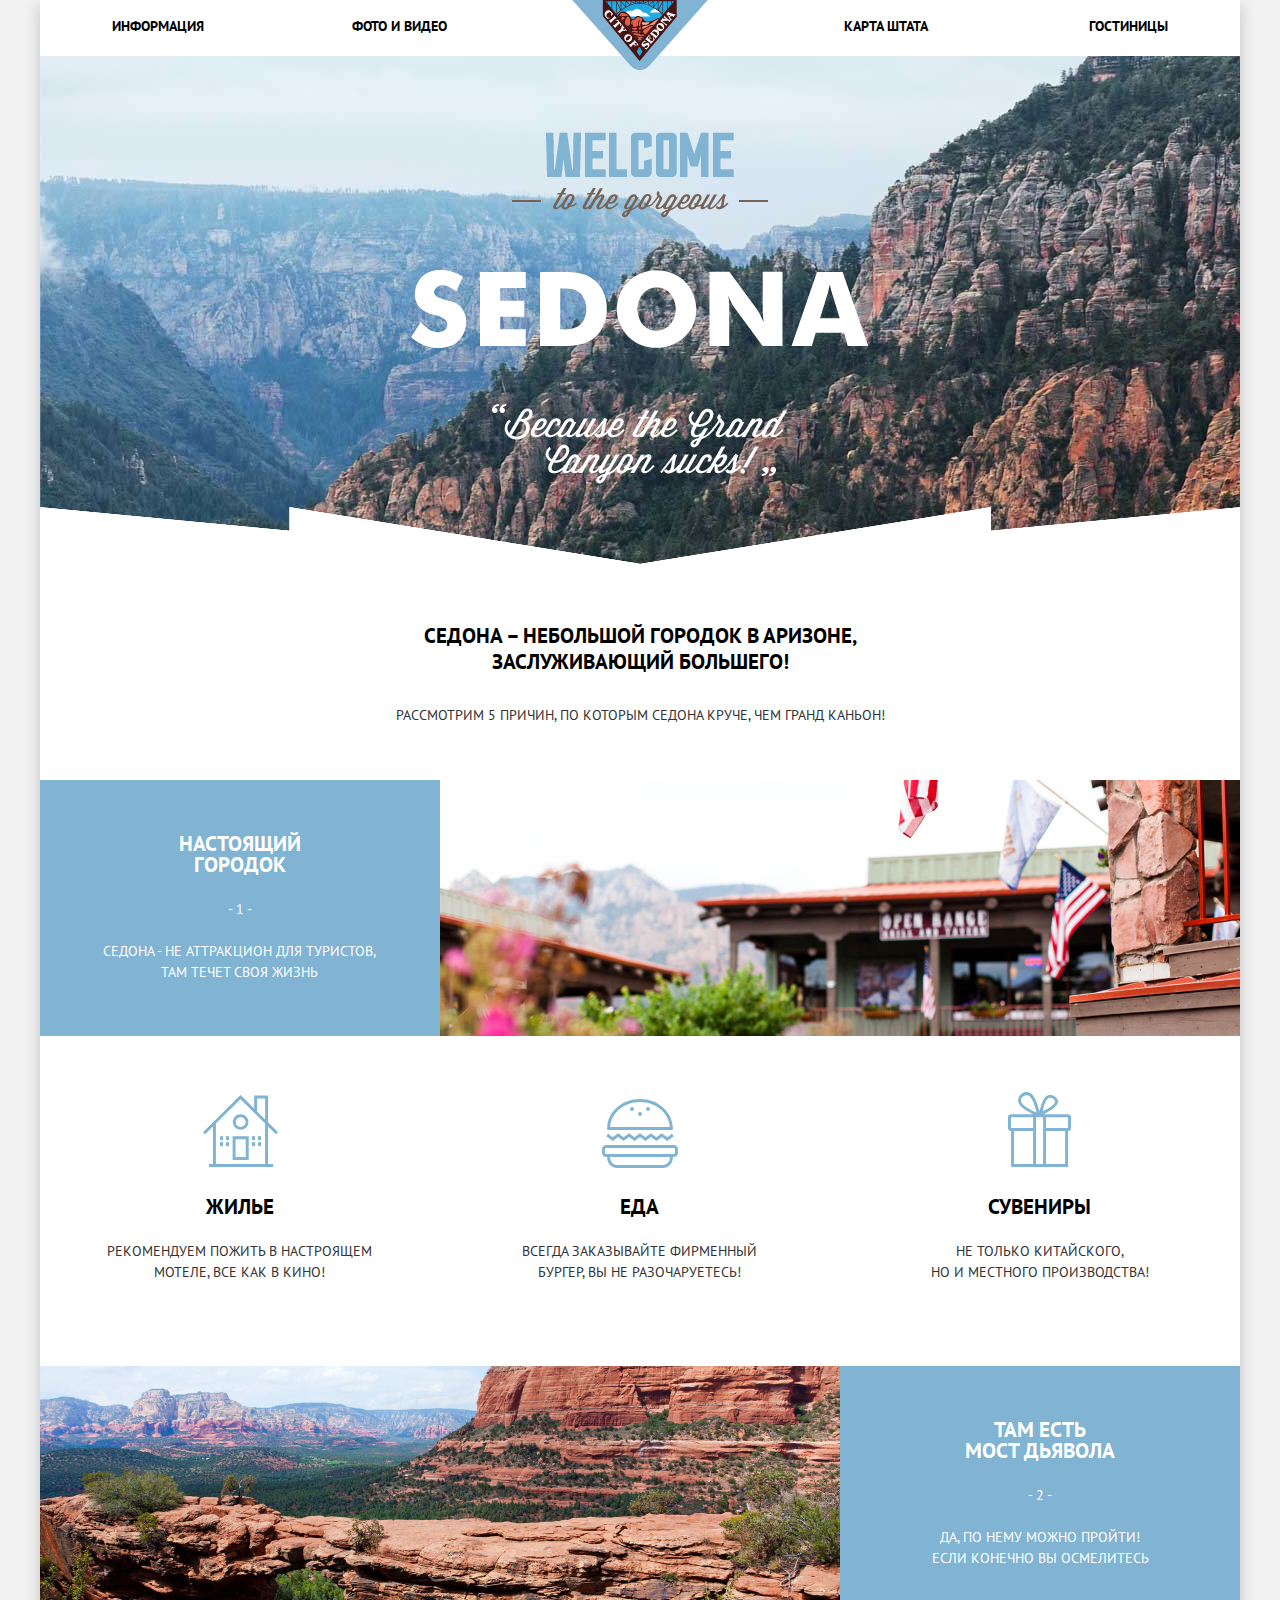
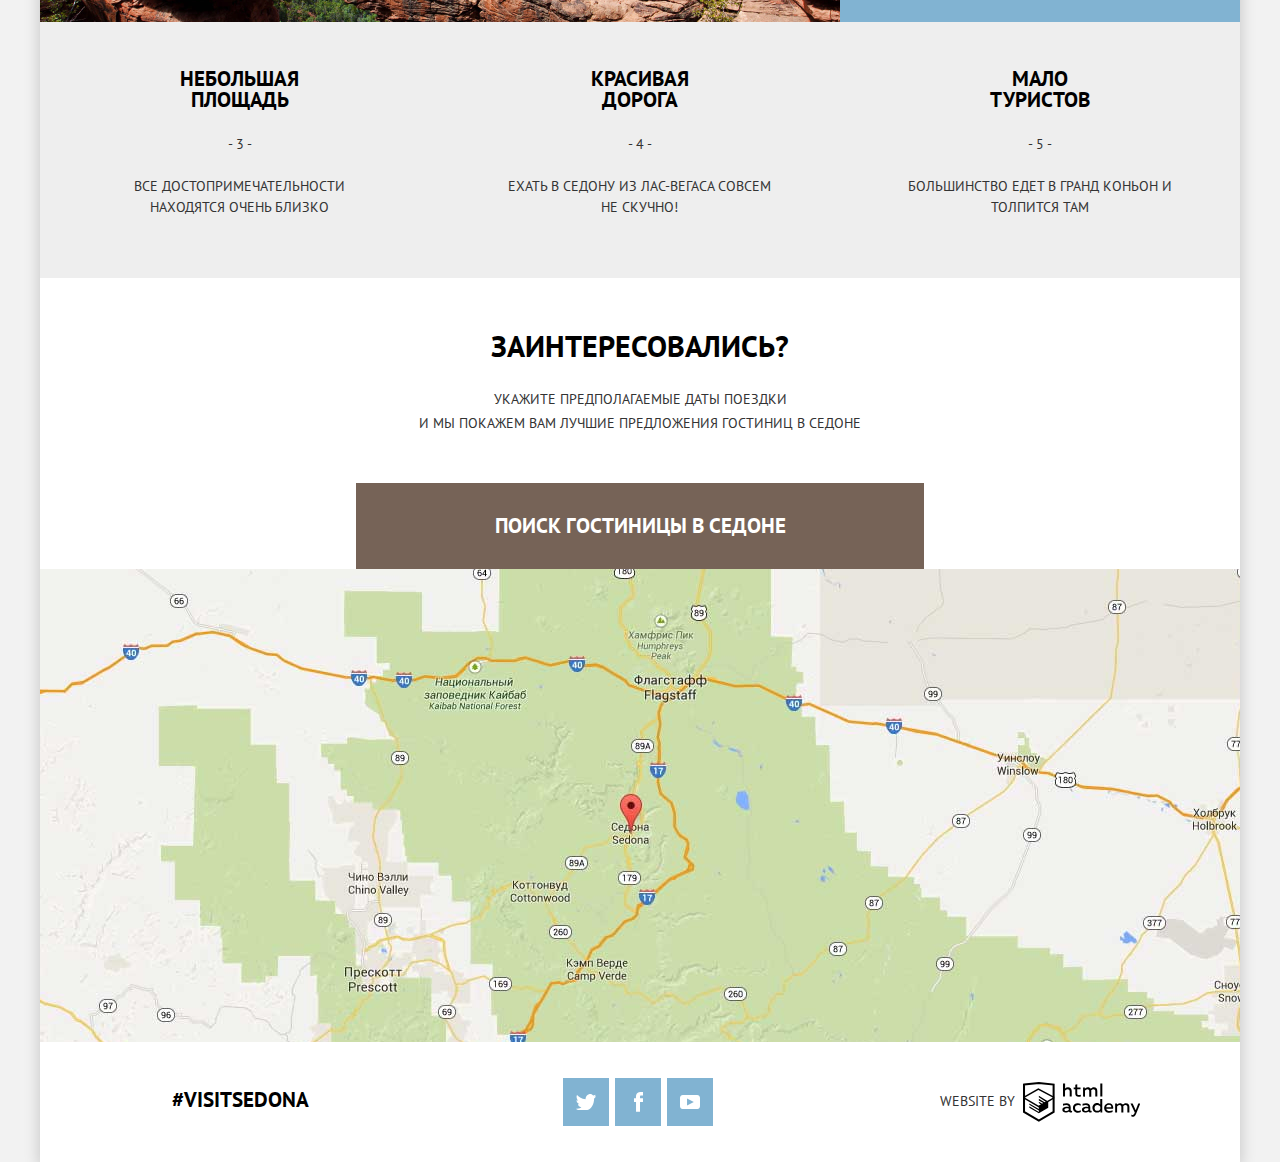
<file: index.html>
<!DOCTYPE html>
<html class="no-js" lang="ru">
<head>
    <meta charset="UTF-8">
    <title>City of Sedona | Home</title>
    
<!--  META  -->
    <meta name="viewport" content="width=device-width, initial-scale=1.0">
    <meta http-equiv="X-UA-Compatible" content="IE=edge">
    <meta name="description" content="Седона - небольшой городок в Аризоне, заслуживающий Вашего внимания!">
    <meta name="keywords" content="sedona, city of sedona, седона, ...">
    
<!--  FONT  -->
    <link href="https://fonts.googleapis.com/css?family=PT+Sans:400,700&amp;subset=cyrillic" rel="stylesheet">
    
<!--  CSS  -->
    <link rel="stylesheet" href="css/sedona-style.min.css">

<!--  jQUERY  -->
    <script src="https://code.jquery.com/jquery-3.1.1.min.js"></script>
    
</head>
<body>
    
    <div class="page-wrapper">
        
        <!--  SEDONA PAGE HEADER  -->
        <header class="page-header">
            <div class="brand-bar">
                <div class="brand-logo brand-logo--front-page">
                    <img class="brand-logo__image" src="img/content/logo-sedona-desktop.svg" alt="Sedona Logo" title="Sity of Sedona" width="138" height="70">

<!--
                    <a class="brand-logo__link" href="index.html" title="На главную">
                        <img class="brand-logo__image" src="img/content/logo-sedona-desktop.svg" alt="Sedona Logo" width="138" height="70">
                    </a>
-->

                </div>
                <div class="brand-name brand-name--front-page  sr-only">
                    <h1 class="brand-name__head-front">Sity of Sedona</h1>
<!--
                    
                    <h2 class="brand-name__head-inner"><a class="brand-name__link" href="index.html">Sity of Sedona</a></h2>
                    
-->
                </div>
            </div>
            <nav class="navigation-menu--main">
                <ul class="navigation-menu clearfix">
                    <li class="navigation-menu__item navigation-menu--left navigation-menu--first"><a class="navigation-menu__link" href="about.html">Информация</a></li>
                    <li class="navigation-menu__item navigation-menu--left"><a class="navigation-menu__link" href="gallery.html">Фото и видео</a></li>
                    <li class="navigation-menu__item navigation-menu--right navigation-menu--last"><a class="navigation-menu__link" href="hotels.html">Гостиницы</a></li>
                    <li class="navigation-menu__item navigation-menu--right"><a class="navigation-menu__link" href="map.html">Карта штата</a></li>
                </ul>
            </nav>
            
        </header>
    <!--  /SEDONA PAGE HEADER  -->
    
    <!--  SEDONA MAIN  -->
    <main>
        
        <!--  SEDONA PROMO WELCOME  -->
            <section class="promo-welcome">
                <h2 class="sr-only">Welcome to the gorgeous Sedona!</h2>
                <p class="sr-only">Because the Grand canyon sucks!</p>
            </section>
        <!--  /SEDONA PROMO WELCOM  -->
        
        <!--  SEDONA PROMO ESSAY  -->
            <section class="promo-essay clearfix">
                <div class="promo-essay__intro">
                    <h2 class="promo-essay__title">Седона &ndash; небольшой городок в Аризоне, <br>заслуживающий большего!</h2>
                    <p class="promo-essay__text">Рассмотрим 5 причин, по которым Седона круче, чем Гранд каньон!</p>
                </div>
                <div class="promo-essay__chapter promo-essay__chapter--in-blue">
                    <h3 class="promo-essay__title">Настоящий <br>городок</h3>
                    <p class="promo-essay__text">- 1 -</p>
                    <p class="promo-essay__text">Седона - не аттракцион для туристов, там течет своя жизнь</p>
                </div>
                <div class="promo-essay__image-wrapper">
                    <picture>
                        <source srcset="img/content/photo-city@2x.jpg 2x">
                        <img class="promo-essay__image" src="img/content/photo-city@1x.jpg" alt="Sedona city photo" title="Sedona city">
                    </picture>
                </div>
                <div class="promo-essay__aside promo-essay__aside--motel">
                    <h3 class="promo-essay__title">Жилье</h3>
                    <p class="promo-essay__text">Рекомендуем пожить в настроящем мотеле, все как в кино!</p>
                </div>
                <div class="promo-essay__aside promo-essay__aside--food">
                    <h3 class="promo-essay__title">Еда</h3>
                    <p class="promo-essay__text">Всегда заказывайте фирменный бургер, вы не разочаруетесь!</p>
                </div>
                <div class="promo-essay__aside  promo-essay__aside--gift">
                    <h3 class="promo-essay__title">Сувениры</h3>
                    <p class="promo-essay__text">Не только китайского, <br>но и местного производства!</p>
                </div>
                <div class="promo-essay__image-wrapper">
                    <picture>
                        <source srcset="img/content/photo-bridge@2x.jpg 2x">
                        <img class="promo-essay__image" src="img/content/photo-bridge@1x.jpg" alt="Sedona bridge photo" title="Sedona city">
                    </picture>
                </div>
                <div class="promo-essay__chapter promo-essay__chapter--in-blue">
                    <h3 class="promo-essay__title">Там есть <br>мост дьявола</h3>
                    <p class="promo-essay__text">- 2 -</p>
                    <p class="promo-essay__text">Да, по нему можно пройти! <br>Если конечно вы осмелитесь</p>
                </div>
                <div class="promo-essay__chapter promo-essay__chapter--in-grey">
                    <h3 class="promo-essay__title">Небольшая <br>площадь</h3>
                    <p class="promo-essay__text">- 3 -</p>
                    <p class="promo-essay__text">Все достопримечательности находятся очень близко</p>
                </div>
                <div class="promo-essay__chapter promo-essay__chapter--in-grey">
                    <h3 class="promo-essay__title">Красивая <br>дорога</h3>
                    <p class="promo-essay__text">- 4 -</p>
                    <p class="promo-essay__text">Ехать в Седону из Лас-Вегаса совсем не скучно!</p>
                </div>
                <div class="promo-essay__chapter promo-essay__chapter--in-grey">
                    <h3 class="promo-essay__title">Мало <br>туристов</h3>
                    <p class="promo-essay__text">- 5 -</p>
                    <p class="promo-essay__text">Большинство едет в Гранд коньон и толпится там</p>
                </div>
            </section>
        <!--  /SEDONA PROMO ESSAY  -->
        
        <!--  SEDONA BOOKING  -->
            <section class="booking">
                <h3 class="booking__title">Заинтересовались?</h3>
                <p class="booking__text">Укажите предполагаемые даты поездки <br>и мы покажем Вам лучшие предложения гостиниц в Седоне</p>
                <a class="booking__btn btn btn--brown" href="booking.html">Поиск гостиницы в Седоне</a>
                
                <!--  BOOKING FORM  -->
                    <form class="booking-form" action="#" method="get" name="booking">

                        <label class="datepicker">Дата заезда: <input type="text" name="date-from"></label>
                        <label class="datepicker">Дата выезда: <input type="text" name="date-to"></label>

                        <label class="spinner">Взрослые: <input type="text" name="adult" value="0"></label>
                        <label class="spinner spinner--children">Дети: <input type="text" name="children" value="0"></label>

                        <input class="btn btn--middle btn--blue" type="submit" value="Найти">

                    </form>
                <!--  /BOOKING FORM  -->
                
            </section>
        <!--  /SEDONA BOOKING  -->
        
        <!--  GOOGLE MAP  -->
            <section class="google-map">
                <div class="google-map__map">
                    <iframe src="https://www.google.com/maps/embed?pb=!1m18!1m12!1m3!1d52385.135657751096!2d-111.83015785452164!3d34.854443815269505!2m3!1f0!2f0!3f0!3m2!1i1024!2i768!4f13.1!3m3!1m2!1s0x872da132f942b00d%3A0x5548c523fa6c8efd!2z0KHQtdC00L7QvdCwLCDQkNGA0LjQt9C-0L3QsCA4NjMzNiwg0KHQqNCQ!5e0!3m2!1sru!2sua!4v1479574852617" width="1200" height="473" frameborder="0" style="border:0" allowfullscreen></iframe>
                </div>
            </section>
        <!--  /GOOGLE MAP  -->
        
    </main>
    <!--  /SEDONA MAIN  -->
    
    <!--  PAGE FOOTER  -->
        <footer class="page-footer">
        
            <div class="sedona-hash one-of-three">
                <a href="#">#visitsedona</a>
            </div>
        
            <ul class="social-services social-services__bar one-of-three">
                <li class="social-services__item">
                <a class="social-services__link social-services--twitter" href="#" target="_blank">
                    <svg version="1" xmlns="http://www.w3.org/2000/svg" width="20" viewBox="0 0 17.5 14.663">
                        <path fill-rule="evenodd" clip-rule="evenodd" d="M11.283.153c1.736-.484 3.074.264 3.685 1.15.694-.225 1.372-.47 2.072-.69-.004.841-.538 1.478-.883 1.728.704.165 1.343-.481 1.343-.481-.175.977-1.035 1.746-1.611 1.977-.239 6.592-3.272 10.956-10.382 10.823h-.46c-.422 0-4.29-.45-5.047-1.843 2.341.192 4.011-.412 4.835-1.15-.989-.293-2.761-.464-3.07-2.881.362.105.583.223 1.228.117-1.236-.836-2.608-1.537-2.532-3.685.294.319 1.1.523 1.381.461-.725-.235-2.03-3.281-.921-4.836 1.873 1.812 3.848 3.521 7.369 3.685.216-2.24 1.171-3.74 2.993-4.375z"></path>
                    </svg>
                </a>
                </li>
                <li class="social-services__item">
                <a class="social-services__link social-services--facebook" href="#" target="_blank">
                    <svg version="1" xmlns="http://www.w3.org/2000/svg" width="9" viewBox="0 0 8.672 18.944">
                        <path d="M6.275 3.356h2.398v-3.356h-2.878c-3.139.181-4.255 2.387-3.847 6.114h-1.948v3.518h1.959v9.312h3.837v-9.312h2.857v-3.518h-2.866c-.022-1.045-.037-2.405.488-2.758z"></path>
                    </svg>
                </a>
                </li>
                <li class="social-services__item">
                <a class="social-services__link social-services--youtube" href="#" target="_blank">
                    <svg version="1" xmlns="http://www.w3.org/2000/svg" width="20" viewBox="0 0 19.979 14.015">
                        <path d="M17.145 0h-14.31c-1.56 0-2.835 1.275-2.835 2.835v8.345c0 1.56 1.275 2.835 2.835 2.835h14.31c1.56 0 2.835-1.275 2.835-2.835v-8.345c-.001-1.56-1.276-2.835-2.835-2.835zm-10.109 10.392v-6.769l6.769 3.384-6.769 3.385z"></path>
                    </svg>
                </a>
                </li>
            </ul>
        
            <div class="copyright one-of-three">
                Website by &nbsp;<a class="copyright__link copyright__link--developer" href="https://htmlacademy.ru/" target="_blank" title="HTML Academy">
                    
                    <svg xmlns="http://www.w3.org/2000/svg" viewBox="0 0 161 55" height="40">

                        <g class="logo">

                            <path d="M1.4 3.5l20.4-2.1 20.3 2.1V41L21.8 53 1.4 41V3.5z" fill="none" stroke="#000000" stroke-width="2.791" class="out"/>

                            <path d="M1.7 20.9L21.1 9.6 42 20.9v1.2L21.8 34 1.7 22.1v-1.2z" fill="none" stroke="#000000" stroke-width="2.057" class="out"/>

                        </g>

                        <g class="name">

                            <path d="M21.8 32.8l2.9-1.9-2.9-1.9v-1.9l4.7 2.8L28 29l-6.2-3.7v-2.2l7.9 4.8 1.6-.9-9.5-5.9V19l12.9 7.9v8.4l-12.9 7.8-13.1-7.6v-2.2l13.1 7.9v-2.1L8.7 31.4v-1.9l13.1 7.6v-4.3zm44.9 7.1c.3 0 .6-.1.8-.2v2c-.6.2-1.2.3-1.8.3-1.1 0-2-.4-2.5-1.5-1.2 1-2.7 1.6-4.7 1.6-2.3 0-4.4-1.2-4.4-3.8 0-3.2 3-4.2 5.5-4.2 1.1 0 2.2.1 3.2.4v-.4c0-1.6-1.1-2.6-3.3-2.6-1.5 0-3.1.3-4.5 1V30c1.5-.5 3.1-.8 4.8-.8 3.5 0 5.8 1.7 5.8 5.4V39c.1.7.6.9 1.1.9M57 38.2c0 1.2 1.1 1.8 2.3 1.8 1.3 0 2.6-.5 3.6-1.5v-2.1c-.9-.2-1.8-.3-2.7-.3-1.5.1-3.2.6-3.2 2.1m18.5-9.1c1.4 0 2.7.3 3.8 1v2.5c-.9-.6-2.2-1-3.4-1-2.2 0-4.4 1.2-4.4 4.1 0 2.8 2.2 4.1 4.4 4.1 1.3 0 2.5-.3 3.6-1v2.6c-1.2.6-2.5.9-4.1.9-3.3 0-6.7-2-6.7-6.5-.1-4.7 3.5-6.7 6.8-6.7m18.1 10.8c.3 0 .6-.1.8-.2v2c-.6.2-1.2.3-1.8.3-1.1 0-2-.4-2.5-1.5-1.2 1-2.7 1.6-4.7 1.6-2.3 0-4.4-1.2-4.4-3.8 0-3.2 3-4.2 5.5-4.2 1.1 0 2.2.1 3.2.4v-.4c0-1.6-1.1-2.6-3.3-2.6-1.5 0-3.1.3-4.5 1V30c1.5-.5 3.1-.8 4.8-.8 3.5 0 5.8 1.7 5.8 5.4V39c.2.7.6.9 1.1.9M84 38.2c0 1.2 1.1 1.8 2.3 1.8 1.3 0 2.6-.5 3.6-1.5v-2.1c-.9-.2-1.8-.3-2.7-.3-1.5.1-3.2.6-3.2 2.1m25-14.5v18.1h-2.5v-2c-1 1.2-2.4 2.3-4.8 2.3-3.8 0-6.2-3-6.2-6.6s2.4-6.6 6.2-6.6c2.2 0 3.6 1 4.5 1.9v-7.3h2.8v.2zm-6.7 7.8c-2.2 0-3.9 1.7-3.9 4.1s1.6 4.1 3.9 4.1c1.7 0 3.3-1 4-2.6v-3c-.7-1.6-2.3-2.6-4-2.6m15.7-2.4c4.9 0 6.7 4 5.9 7.6h-9.4c.3 2.2 2.5 3.2 4.8 3.2 1.4 0 2.7-.3 3.9-.9v2.4c-1.1.5-2.7.9-4.5.9-3.8 0-7.1-2.2-7.1-6.6.1-4.6 3.5-6.6 6.4-6.6m.2 2.3c-1.9 0-3.5 1.1-3.7 3.2h6.9c.1-1.1-.5-3.2-3.2-3.2m8.5 10.5V29.4h2.5V31c.7-.8 2.1-1.9 4.1-1.9 1.9 0 3.2.8 3.9 2 1.1-1.1 2.5-2 4.4-2 3.3 0 4.7 2.4 4.7 5v7.8h-2.8v-7.7c0-1.6-1-2.6-2.5-2.6-1.4 0-2.4.9-3.1 1.7 0 .3.1.6.1.9V42h-2.8v-7.7c0-1.6-1-2.6-2.5-2.6s-2.6 1.1-3.3 1.9V42l-2.7-.1zm31.8-12.5h2.9l-5.8 14.1c-1.3 3.2-3.1 4.3-5 4.3-.6 0-1.1-.1-1.6-.2v-2.4c.4.1.8.2 1.3.2 1.3 0 2.4-1 3.1-2.9l.3-.6-5.9-12.5h3l4.2 9.4 3.5-9.4zM57.9 1.9V9c1.1-1.1 2.5-1.7 4-1.7 3.1 0 5.1 2.1 5.1 5.1v7.7h-2.8v-7.3c0-2-1.2-3-2.9-3-1.6 0-2.8 1.1-3.5 2.1v8.2H55V1.9h2.9zm16.7 1.3v4.4h4.5V10h-4.5v5.7c0 1.6.8 2.2 2.4 2.2.9 0 1.7-.2 2.5-.5v2.4c-1.1.4-2.2.6-3.3.5-2.4 0-4.3-1.2-4.3-4.1V10h-2.2V7.6h2.2V3.9l2.7-.7zm8 16.9V7.6h2.5v1.6c.7-.7 2.1-1.9 4.1-1.9 1.9 0 3.2.8 3.9 2 1.1-1.1 2.5-2 4.4-2 3.3 0 4.7 2.4 4.7 5v7.8h-2.8v-7.7c0-1.6-1-2.6-2.5-2.6-1.4 0-2.4.9-3.1 1.7 0 .3.1.6.1.9v7.8h-2.8v-7.7c0-1.6-1-2.6-2.5-2.6S86 11 85.3 11.8v8.4l-2.7-.1zm23.7-18.2h2.8V20h-2.8V1.9z" fill="#000000"  class="in"/>

                        </g>

                    </svg>
                    
                </a>
            </div>
        
        </footer>
    <!--  /PAGE FOOTER  -->
    
    </div>

<!--  LOCAL SCRIPT  -->
    <script src="js/jquery-ui-1.12.1/jquery-ui.js"></script>
    <script src="js/jquery-ui-1.12.1/datepicker-ru.js"></script>
    <script src="js/sedona.js"></script>

</body>
</html>
</file>
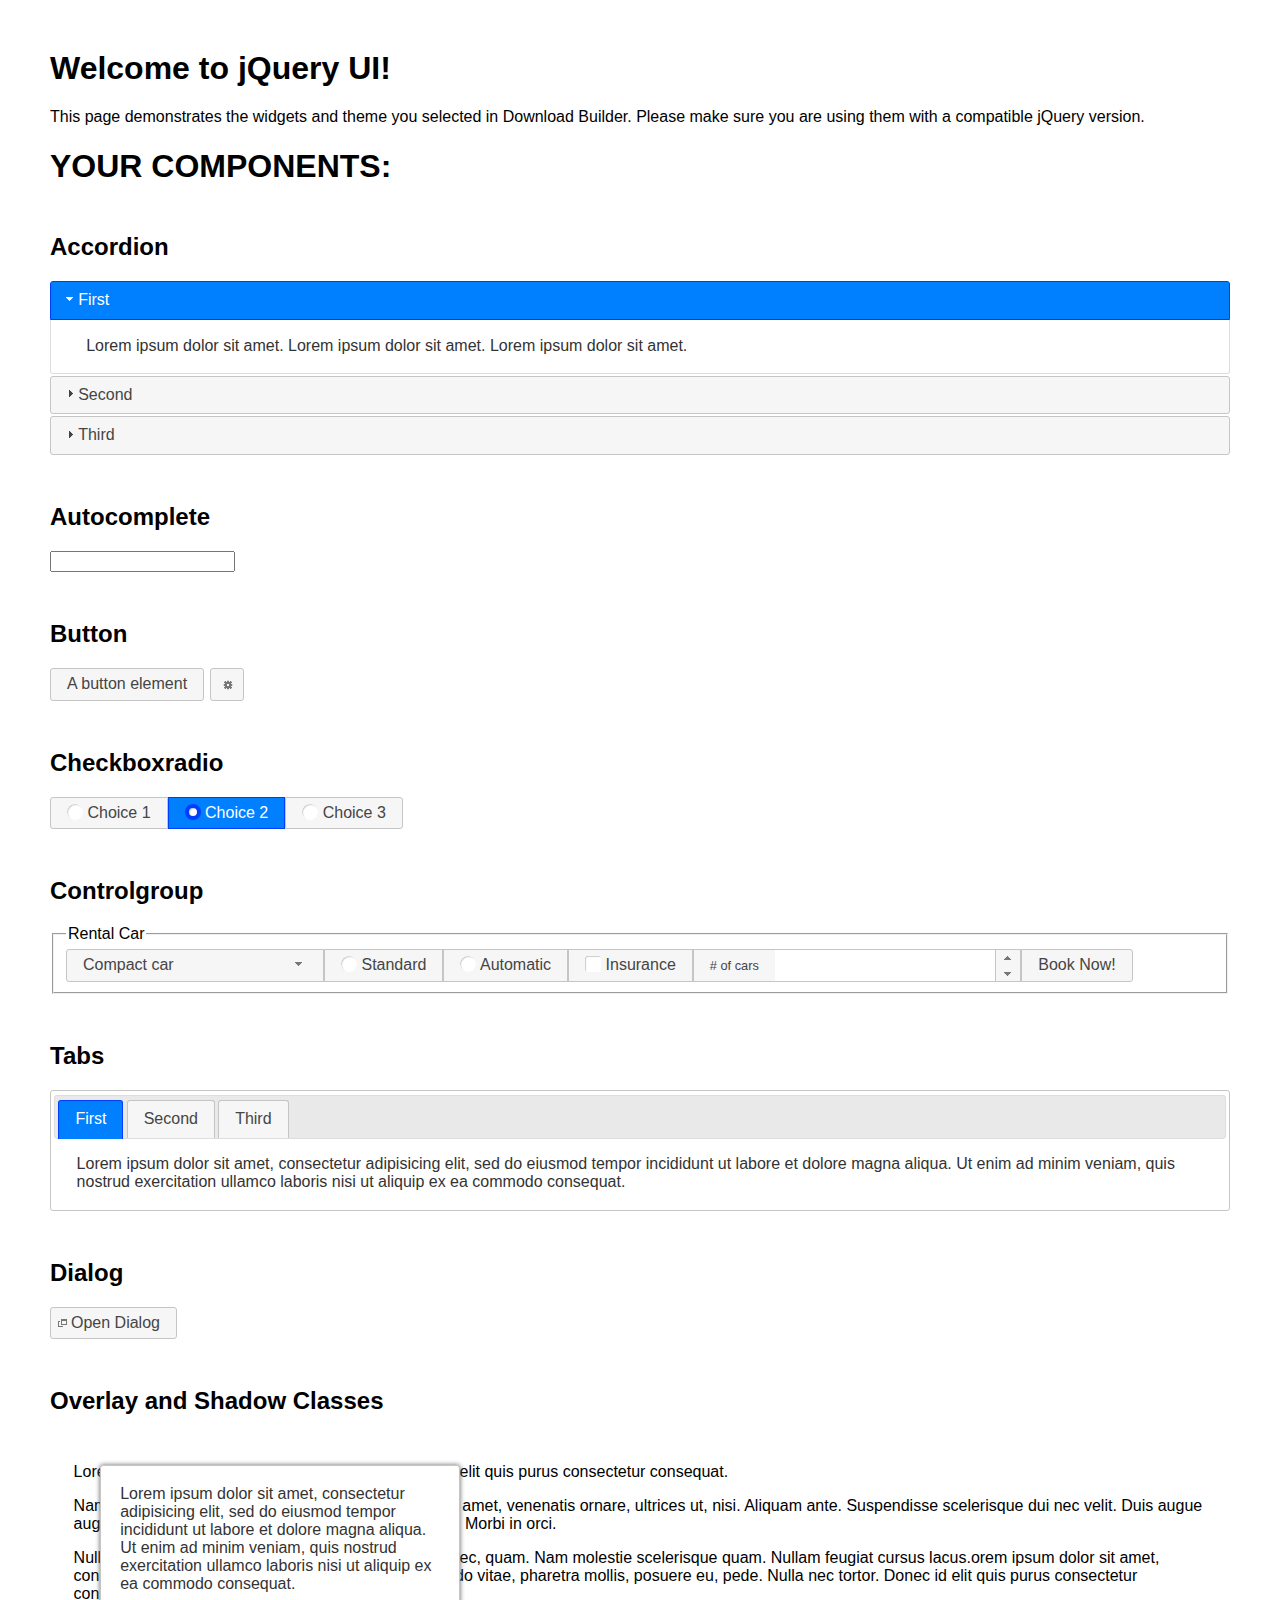
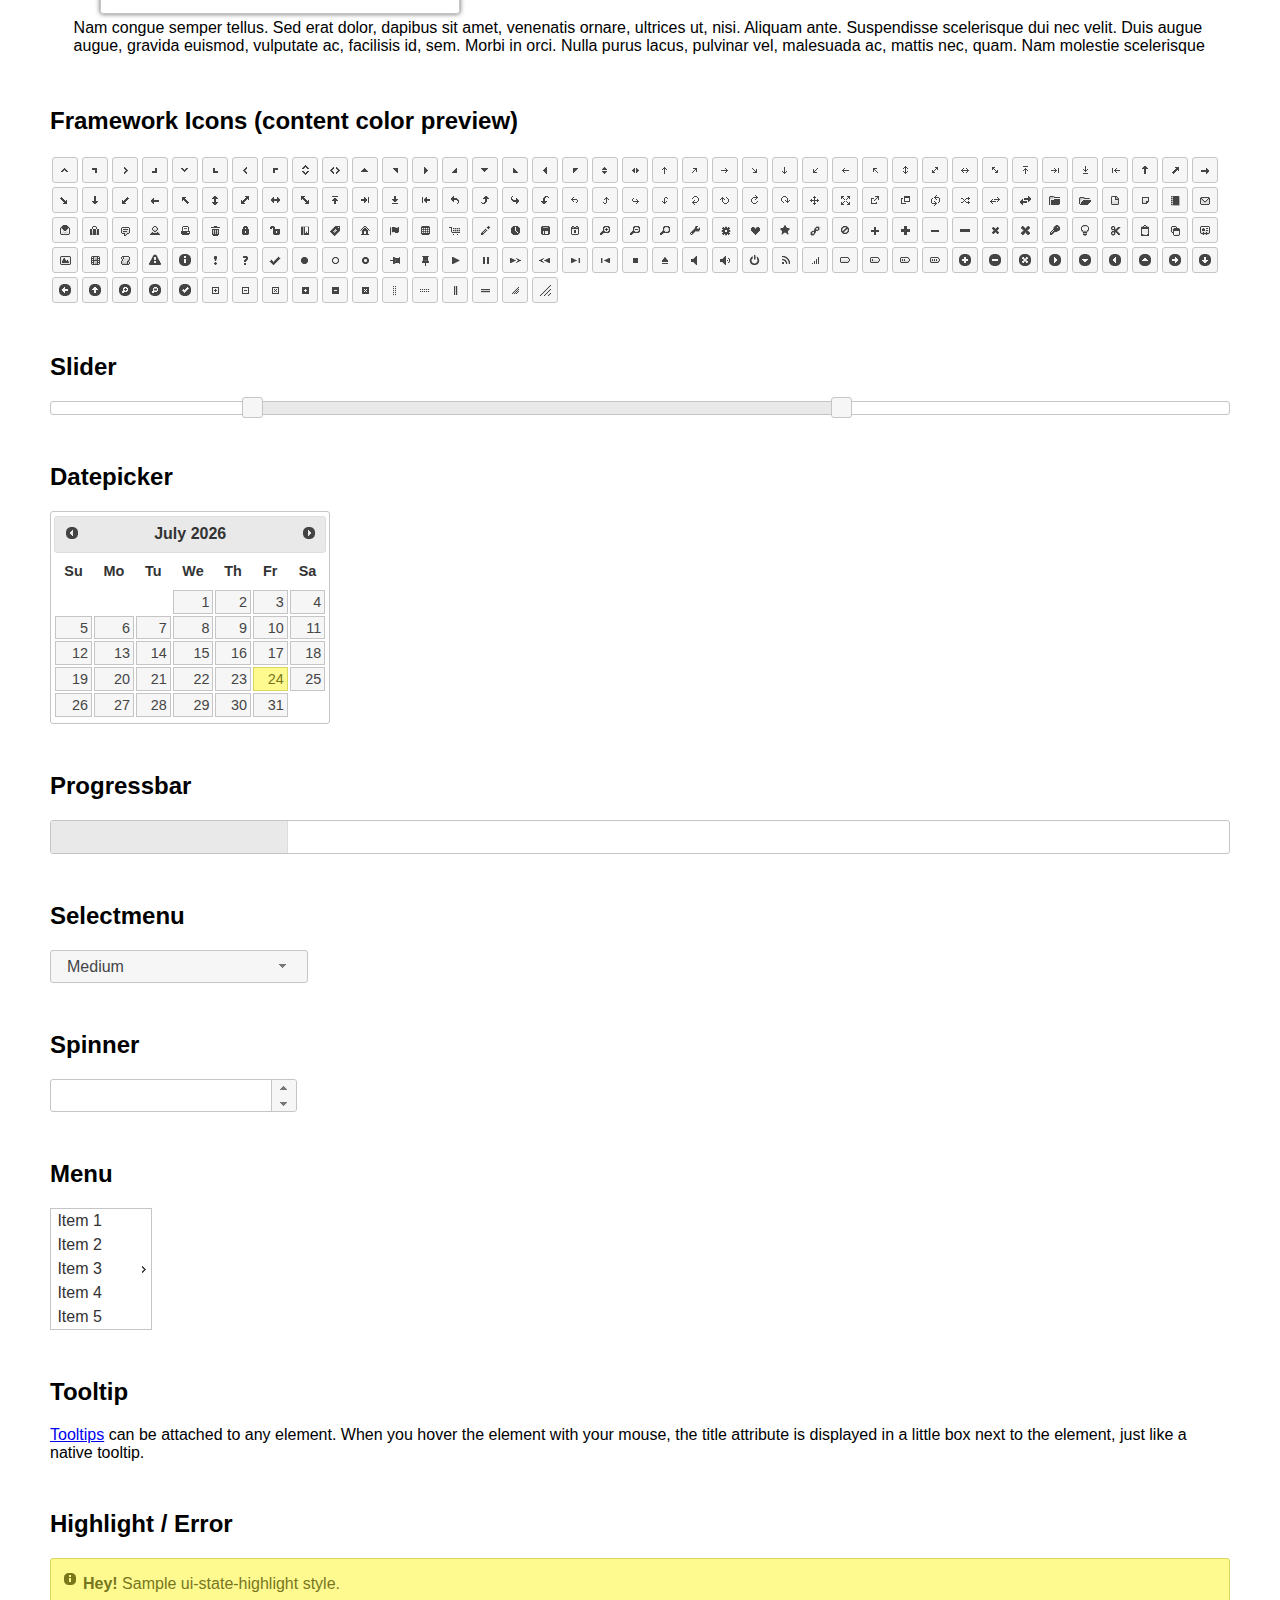
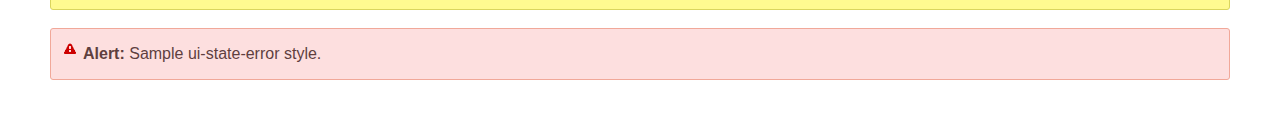
<file: js/jquery-ui-1.12.1/index.html>
<!doctype html>
<html lang="us">
<head>
	<meta charset="utf-8">
	<title>jQuery UI Example Page</title>
	<link href="jquery-ui.css" rel="stylesheet">
	<style>
	body{
		font-family: "Trebuchet MS", sans-serif;
		margin: 50px;
	}
	.demoHeaders {
		margin-top: 2em;
	}
	#dialog-link {
		padding: .4em 1em .4em 20px;
		text-decoration: none;
		position: relative;
	}
	#dialog-link span.ui-icon {
		margin: 0 5px 0 0;
		position: absolute;
		left: .2em;
		top: 50%;
		margin-top: -8px;
	}
	#icons {
		margin: 0;
		padding: 0;
	}
	#icons li {
		margin: 2px;
		position: relative;
		padding: 4px 0;
		cursor: pointer;
		float: left;
		list-style: none;
	}
	#icons span.ui-icon {
		float: left;
		margin: 0 4px;
	}
	.fakewindowcontain .ui-widget-overlay {
		position: absolute;
	}
	select {
		width: 200px;
	}
	</style>
</head>
<body>

<h1>Welcome to jQuery UI!</h1>

<div class="ui-widget">
	<p>This page demonstrates the widgets and theme you selected in Download Builder. Please make sure you are using them with a compatible jQuery version.</p>
</div>

<h1>YOUR COMPONENTS:</h1>


<!-- Accordion -->
<h2 class="demoHeaders">Accordion</h2>
<div id="accordion">
	<h3>First</h3>
	<div>Lorem ipsum dolor sit amet. Lorem ipsum dolor sit amet. Lorem ipsum dolor sit amet.</div>
	<h3>Second</h3>
	<div>Phasellus mattis tincidunt nibh.</div>
	<h3>Third</h3>
	<div>Nam dui erat, auctor a, dignissim quis.</div>
</div>



<!-- Autocomplete -->
<h2 class="demoHeaders">Autocomplete</h2>
<div>
	<input id="autocomplete" title="type &quot;a&quot;">
</div>



<!-- Button -->
<h2 class="demoHeaders">Button</h2>
<button id="button">A button element</button>
<button id="button-icon">An icon-only button</button>



<!-- Checkboxradio -->
<h2 class="demoHeaders">Checkboxradio</h2>
<form style="margin-top: 1em;">
	<div id="radioset">
		<input type="radio" id="radio1" name="radio"><label for="radio1">Choice 1</label>
		<input type="radio" id="radio2" name="radio" checked="checked"><label for="radio2">Choice 2</label>
		<input type="radio" id="radio3" name="radio"><label for="radio3">Choice 3</label>
	</div>
</form>



<!-- Controlgroup -->
<h2 class="demoHeaders">Controlgroup</h2>
<fieldset>
	<legend>Rental Car</legend>
	<div id="controlgroup">
		<select id="car-type">
			<option>Compact car</option>
			<option>Midsize car</option>
			<option>Full size car</option>
			<option>SUV</option>
			<option>Luxury</option>
			<option>Truck</option>
			<option>Van</option>
		</select>
		<label for="transmission-standard">Standard</label>
		<input type="radio" name="transmission" id="transmission-standard">
		<label for="transmission-automatic">Automatic</label>
		<input type="radio" name="transmission" id="transmission-automatic">
		<label for="insurance">Insurance</label>
		<input type="checkbox" name="insurance" id="insurance">
		<label for="horizontal-spinner" class="ui-controlgroup-label"># of cars</label>
		<input id="horizontal-spinner" class="ui-spinner-input">
		<button>Book Now!</button>
	</div>
</fieldset>



<!-- Tabs -->
<h2 class="demoHeaders">Tabs</h2>
<div id="tabs">
	<ul>
		<li><a href="#tabs-1">First</a></li>
		<li><a href="#tabs-2">Second</a></li>
		<li><a href="#tabs-3">Third</a></li>
	</ul>
	<div id="tabs-1">Lorem ipsum dolor sit amet, consectetur adipisicing elit, sed do eiusmod tempor incididunt ut labore et dolore magna aliqua. Ut enim ad minim veniam, quis nostrud exercitation ullamco laboris nisi ut aliquip ex ea commodo consequat.</div>
	<div id="tabs-2">Phasellus mattis tincidunt nibh. Cras orci urna, blandit id, pretium vel, aliquet ornare, felis. Maecenas scelerisque sem non nisl. Fusce sed lorem in enim dictum bibendum.</div>
	<div id="tabs-3">Nam dui erat, auctor a, dignissim quis, sollicitudin eu, felis. Pellentesque nisi urna, interdum eget, sagittis et, consequat vestibulum, lacus. Mauris porttitor ullamcorper augue.</div>
</div>



<h2 class="demoHeaders">Dialog</h2>
<p>
	<button id="dialog-link" class="ui-button ui-corner-all ui-widget">
		<span class="ui-icon ui-icon-newwin"></span>Open Dialog
	</button>
</p>

<h2 class="demoHeaders">Overlay and Shadow Classes</h2>
<div style="position: relative; width: 96%; height: 200px; padding:1% 2%; overflow:hidden;" class="fakewindowcontain">
	<p>Lorem ipsum dolor sit amet,  Nulla nec tortor. Donec id elit quis purus consectetur consequat. </p><p>Nam congue semper tellus. Sed erat dolor, dapibus sit amet, venenatis ornare, ultrices ut, nisi. Aliquam ante. Suspendisse scelerisque dui nec velit. Duis augue augue, gravida euismod, vulputate ac, facilisis id, sem. Morbi in orci. </p><p>Nulla purus lacus, pulvinar vel, malesuada ac, mattis nec, quam. Nam molestie scelerisque quam. Nullam feugiat cursus lacus.orem ipsum dolor sit amet, consectetur adipiscing elit. Donec libero risus, commodo vitae, pharetra mollis, posuere eu, pede. Nulla nec tortor. Donec id elit quis purus consectetur consequat. </p><p>Nam congue semper tellus. Sed erat dolor, dapibus sit amet, venenatis ornare, ultrices ut, nisi. Aliquam ante. Suspendisse scelerisque dui nec velit. Duis augue augue, gravida euismod, vulputate ac, facilisis id, sem. Morbi in orci. Nulla purus lacus, pulvinar vel, malesuada ac, mattis nec, quam. Nam molestie scelerisque quam. </p><p>Nullam feugiat cursus lacus.orem ipsum dolor sit amet, consectetur adipiscing elit. Donec libero risus, commodo vitae, pharetra mollis, posuere eu, pede. Nulla nec tortor. Donec id elit quis purus consectetur consequat. Nam congue semper tellus. Sed erat dolor, dapibus sit amet, venenatis ornare, ultrices ut, nisi. Aliquam ante. </p><p>Suspendisse scelerisque dui nec velit. Duis augue augue, gravida euismod, vulputate ac, facilisis id, sem. Morbi in orci. Nulla purus lacus, pulvinar vel, malesuada ac, mattis nec, quam. Nam molestie scelerisque quam. Nullam feugiat cursus lacus.orem ipsum dolor sit amet, consectetur adipiscing elit. Donec libero risus, commodo vitae, pharetra mollis, posuere eu, pede. Nulla nec tortor. Donec id elit quis purus consectetur consequat. Nam congue semper tellus. Sed erat dolor, dapibus sit amet, venenatis ornare, ultrices ut, nisi. </p>

	<!-- ui-dialog -->
	<div class="ui-widget-overlay ui-front"></div>
	<div style="position: absolute; width: 320px; left: 50px; top: 30px; padding: 1.2em" class="ui-widget ui-front ui-widget-content ui-corner-all ui-widget-shadow">
		Lorem ipsum dolor sit amet, consectetur adipisicing elit, sed do eiusmod tempor incididunt ut labore et dolore magna aliqua. Ut enim ad minim veniam, quis nostrud exercitation ullamco laboris nisi ut aliquip ex ea commodo consequat.
	</div>

</div>

<!-- ui-dialog -->
<div id="dialog" title="Dialog Title">
	<p>Lorem ipsum dolor sit amet, consectetur adipisicing elit, sed do eiusmod tempor incididunt ut labore et dolore magna aliqua. Ut enim ad minim veniam, quis nostrud exercitation ullamco laboris nisi ut aliquip ex ea commodo consequat.</p>
</div>



<h2 class="demoHeaders">Framework Icons (content color preview)</h2>
<ul id="icons" class="ui-widget ui-helper-clearfix">
	<li class="ui-state-default ui-corner-all" title=".ui-icon-caret-1-n"><span class="ui-icon ui-icon-caret-1-n"></span></li>
	<li class="ui-state-default ui-corner-all" title=".ui-icon-caret-1-ne"><span class="ui-icon ui-icon-caret-1-ne"></span></li>
	<li class="ui-state-default ui-corner-all" title=".ui-icon-caret-1-e"><span class="ui-icon ui-icon-caret-1-e"></span></li>
	<li class="ui-state-default ui-corner-all" title=".ui-icon-caret-1-se"><span class="ui-icon ui-icon-caret-1-se"></span></li>
	<li class="ui-state-default ui-corner-all" title=".ui-icon-caret-1-s"><span class="ui-icon ui-icon-caret-1-s"></span></li>
	<li class="ui-state-default ui-corner-all" title=".ui-icon-caret-1-sw"><span class="ui-icon ui-icon-caret-1-sw"></span></li>
	<li class="ui-state-default ui-corner-all" title=".ui-icon-caret-1-w"><span class="ui-icon ui-icon-caret-1-w"></span></li>
	<li class="ui-state-default ui-corner-all" title=".ui-icon-caret-1-nw"><span class="ui-icon ui-icon-caret-1-nw"></span></li>
	<li class="ui-state-default ui-corner-all" title=".ui-icon-caret-2-n-s"><span class="ui-icon ui-icon-caret-2-n-s"></span></li>
	<li class="ui-state-default ui-corner-all" title=".ui-icon-caret-2-e-w"><span class="ui-icon ui-icon-caret-2-e-w"></span></li>
	<li class="ui-state-default ui-corner-all" title=".ui-icon-triangle-1-n"><span class="ui-icon ui-icon-triangle-1-n"></span></li>
	<li class="ui-state-default ui-corner-all" title=".ui-icon-triangle-1-ne"><span class="ui-icon ui-icon-triangle-1-ne"></span></li>
	<li class="ui-state-default ui-corner-all" title=".ui-icon-triangle-1-e"><span class="ui-icon ui-icon-triangle-1-e"></span></li>
	<li class="ui-state-default ui-corner-all" title=".ui-icon-triangle-1-se"><span class="ui-icon ui-icon-triangle-1-se"></span></li>
	<li class="ui-state-default ui-corner-all" title=".ui-icon-triangle-1-s"><span class="ui-icon ui-icon-triangle-1-s"></span></li>
	<li class="ui-state-default ui-corner-all" title=".ui-icon-triangle-1-sw"><span class="ui-icon ui-icon-triangle-1-sw"></span></li>
	<li class="ui-state-default ui-corner-all" title=".ui-icon-triangle-1-w"><span class="ui-icon ui-icon-triangle-1-w"></span></li>
	<li class="ui-state-default ui-corner-all" title=".ui-icon-triangle-1-nw"><span class="ui-icon ui-icon-triangle-1-nw"></span></li>
	<li class="ui-state-default ui-corner-all" title=".ui-icon-triangle-2-n-s"><span class="ui-icon ui-icon-triangle-2-n-s"></span></li>
	<li class="ui-state-default ui-corner-all" title=".ui-icon-triangle-2-e-w"><span class="ui-icon ui-icon-triangle-2-e-w"></span></li>
	<li class="ui-state-default ui-corner-all" title=".ui-icon-arrow-1-n"><span class="ui-icon ui-icon-arrow-1-n"></span></li>
	<li class="ui-state-default ui-corner-all" title=".ui-icon-arrow-1-ne"><span class="ui-icon ui-icon-arrow-1-ne"></span></li>
	<li class="ui-state-default ui-corner-all" title=".ui-icon-arrow-1-e"><span class="ui-icon ui-icon-arrow-1-e"></span></li>
	<li class="ui-state-default ui-corner-all" title=".ui-icon-arrow-1-se"><span class="ui-icon ui-icon-arrow-1-se"></span></li>
	<li class="ui-state-default ui-corner-all" title=".ui-icon-arrow-1-s"><span class="ui-icon ui-icon-arrow-1-s"></span></li>
	<li class="ui-state-default ui-corner-all" title=".ui-icon-arrow-1-sw"><span class="ui-icon ui-icon-arrow-1-sw"></span></li>
	<li class="ui-state-default ui-corner-all" title=".ui-icon-arrow-1-w"><span class="ui-icon ui-icon-arrow-1-w"></span></li>
	<li class="ui-state-default ui-corner-all" title=".ui-icon-arrow-1-nw"><span class="ui-icon ui-icon-arrow-1-nw"></span></li>
	<li class="ui-state-default ui-corner-all" title=".ui-icon-arrow-2-n-s"><span class="ui-icon ui-icon-arrow-2-n-s"></span></li>
	<li class="ui-state-default ui-corner-all" title=".ui-icon-arrow-2-ne-sw"><span class="ui-icon ui-icon-arrow-2-ne-sw"></span></li>
	<li class="ui-state-default ui-corner-all" title=".ui-icon-arrow-2-e-w"><span class="ui-icon ui-icon-arrow-2-e-w"></span></li>
	<li class="ui-state-default ui-corner-all" title=".ui-icon-arrow-2-se-nw"><span class="ui-icon ui-icon-arrow-2-se-nw"></span></li>
	<li class="ui-state-default ui-corner-all" title=".ui-icon-arrowstop-1-n"><span class="ui-icon ui-icon-arrowstop-1-n"></span></li>
	<li class="ui-state-default ui-corner-all" title=".ui-icon-arrowstop-1-e"><span class="ui-icon ui-icon-arrowstop-1-e"></span></li>
	<li class="ui-state-default ui-corner-all" title=".ui-icon-arrowstop-1-s"><span class="ui-icon ui-icon-arrowstop-1-s"></span></li>
	<li class="ui-state-default ui-corner-all" title=".ui-icon-arrowstop-1-w"><span class="ui-icon ui-icon-arrowstop-1-w"></span></li>
	<li class="ui-state-default ui-corner-all" title=".ui-icon-arrowthick-1-n"><span class="ui-icon ui-icon-arrowthick-1-n"></span></li>
	<li class="ui-state-default ui-corner-all" title=".ui-icon-arrowthick-1-ne"><span class="ui-icon ui-icon-arrowthick-1-ne"></span></li>
	<li class="ui-state-default ui-corner-all" title=".ui-icon-arrowthick-1-e"><span class="ui-icon ui-icon-arrowthick-1-e"></span></li>
	<li class="ui-state-default ui-corner-all" title=".ui-icon-arrowthick-1-se"><span class="ui-icon ui-icon-arrowthick-1-se"></span></li>
	<li class="ui-state-default ui-corner-all" title=".ui-icon-arrowthick-1-s"><span class="ui-icon ui-icon-arrowthick-1-s"></span></li>
	<li class="ui-state-default ui-corner-all" title=".ui-icon-arrowthick-1-sw"><span class="ui-icon ui-icon-arrowthick-1-sw"></span></li>
	<li class="ui-state-default ui-corner-all" title=".ui-icon-arrowthick-1-w"><span class="ui-icon ui-icon-arrowthick-1-w"></span></li>
	<li class="ui-state-default ui-corner-all" title=".ui-icon-arrowthick-1-nw"><span class="ui-icon ui-icon-arrowthick-1-nw"></span></li>
	<li class="ui-state-default ui-corner-all" title=".ui-icon-arrowthick-2-n-s"><span class="ui-icon ui-icon-arrowthick-2-n-s"></span></li>
	<li class="ui-state-default ui-corner-all" title=".ui-icon-arrowthick-2-ne-sw"><span class="ui-icon ui-icon-arrowthick-2-ne-sw"></span></li>
	<li class="ui-state-default ui-corner-all" title=".ui-icon-arrowthick-2-e-w"><span class="ui-icon ui-icon-arrowthick-2-e-w"></span></li>
	<li class="ui-state-default ui-corner-all" title=".ui-icon-arrowthick-2-se-nw"><span class="ui-icon ui-icon-arrowthick-2-se-nw"></span></li>
	<li class="ui-state-default ui-corner-all" title=".ui-icon-arrowthickstop-1-n"><span class="ui-icon ui-icon-arrowthickstop-1-n"></span></li>
	<li class="ui-state-default ui-corner-all" title=".ui-icon-arrowthickstop-1-e"><span class="ui-icon ui-icon-arrowthickstop-1-e"></span></li>
	<li class="ui-state-default ui-corner-all" title=".ui-icon-arrowthickstop-1-s"><span class="ui-icon ui-icon-arrowthickstop-1-s"></span></li>
	<li class="ui-state-default ui-corner-all" title=".ui-icon-arrowthickstop-1-w"><span class="ui-icon ui-icon-arrowthickstop-1-w"></span></li>
	<li class="ui-state-default ui-corner-all" title=".ui-icon-arrowreturnthick-1-w"><span class="ui-icon ui-icon-arrowreturnthick-1-w"></span></li>
	<li class="ui-state-default ui-corner-all" title=".ui-icon-arrowreturnthick-1-n"><span class="ui-icon ui-icon-arrowreturnthick-1-n"></span></li>
	<li class="ui-state-default ui-corner-all" title=".ui-icon-arrowreturnthick-1-e"><span class="ui-icon ui-icon-arrowreturnthick-1-e"></span></li>
	<li class="ui-state-default ui-corner-all" title=".ui-icon-arrowreturnthick-1-s"><span class="ui-icon ui-icon-arrowreturnthick-1-s"></span></li>
	<li class="ui-state-default ui-corner-all" title=".ui-icon-arrowreturn-1-w"><span class="ui-icon ui-icon-arrowreturn-1-w"></span></li>
	<li class="ui-state-default ui-corner-all" title=".ui-icon-arrowreturn-1-n"><span class="ui-icon ui-icon-arrowreturn-1-n"></span></li>
	<li class="ui-state-default ui-corner-all" title=".ui-icon-arrowreturn-1-e"><span class="ui-icon ui-icon-arrowreturn-1-e"></span></li>
	<li class="ui-state-default ui-corner-all" title=".ui-icon-arrowreturn-1-s"><span class="ui-icon ui-icon-arrowreturn-1-s"></span></li>
	<li class="ui-state-default ui-corner-all" title=".ui-icon-arrowrefresh-1-w"><span class="ui-icon ui-icon-arrowrefresh-1-w"></span></li>
	<li class="ui-state-default ui-corner-all" title=".ui-icon-arrowrefresh-1-n"><span class="ui-icon ui-icon-arrowrefresh-1-n"></span></li>
	<li class="ui-state-default ui-corner-all" title=".ui-icon-arrowrefresh-1-e"><span class="ui-icon ui-icon-arrowrefresh-1-e"></span></li>
	<li class="ui-state-default ui-corner-all" title=".ui-icon-arrowrefresh-1-s"><span class="ui-icon ui-icon-arrowrefresh-1-s"></span></li>
	<li class="ui-state-default ui-corner-all" title=".ui-icon-arrow-4"><span class="ui-icon ui-icon-arrow-4"></span></li>
	<li class="ui-state-default ui-corner-all" title=".ui-icon-arrow-4-diag"><span class="ui-icon ui-icon-arrow-4-diag"></span></li>
	<li class="ui-state-default ui-corner-all" title=".ui-icon-extlink"><span class="ui-icon ui-icon-extlink"></span></li>
	<li class="ui-state-default ui-corner-all" title=".ui-icon-newwin"><span class="ui-icon ui-icon-newwin"></span></li>
	<li class="ui-state-default ui-corner-all" title=".ui-icon-refresh"><span class="ui-icon ui-icon-refresh"></span></li>
	<li class="ui-state-default ui-corner-all" title=".ui-icon-shuffle"><span class="ui-icon ui-icon-shuffle"></span></li>
	<li class="ui-state-default ui-corner-all" title=".ui-icon-transfer-e-w"><span class="ui-icon ui-icon-transfer-e-w"></span></li>
	<li class="ui-state-default ui-corner-all" title=".ui-icon-transferthick-e-w"><span class="ui-icon ui-icon-transferthick-e-w"></span></li>
	<li class="ui-state-default ui-corner-all" title=".ui-icon-folder-collapsed"><span class="ui-icon ui-icon-folder-collapsed"></span></li>
	<li class="ui-state-default ui-corner-all" title=".ui-icon-folder-open"><span class="ui-icon ui-icon-folder-open"></span></li>
	<li class="ui-state-default ui-corner-all" title=".ui-icon-document"><span class="ui-icon ui-icon-document"></span></li>
	<li class="ui-state-default ui-corner-all" title=".ui-icon-document-b"><span class="ui-icon ui-icon-document-b"></span></li>
	<li class="ui-state-default ui-corner-all" title=".ui-icon-note"><span class="ui-icon ui-icon-note"></span></li>
	<li class="ui-state-default ui-corner-all" title=".ui-icon-mail-closed"><span class="ui-icon ui-icon-mail-closed"></span></li>
	<li class="ui-state-default ui-corner-all" title=".ui-icon-mail-open"><span class="ui-icon ui-icon-mail-open"></span></li>
	<li class="ui-state-default ui-corner-all" title=".ui-icon-suitcase"><span class="ui-icon ui-icon-suitcase"></span></li>
	<li class="ui-state-default ui-corner-all" title=".ui-icon-comment"><span class="ui-icon ui-icon-comment"></span></li>
	<li class="ui-state-default ui-corner-all" title=".ui-icon-person"><span class="ui-icon ui-icon-person"></span></li>
	<li class="ui-state-default ui-corner-all" title=".ui-icon-print"><span class="ui-icon ui-icon-print"></span></li>
	<li class="ui-state-default ui-corner-all" title=".ui-icon-trash"><span class="ui-icon ui-icon-trash"></span></li>
	<li class="ui-state-default ui-corner-all" title=".ui-icon-locked"><span class="ui-icon ui-icon-locked"></span></li>
	<li class="ui-state-default ui-corner-all" title=".ui-icon-unlocked"><span class="ui-icon ui-icon-unlocked"></span></li>
	<li class="ui-state-default ui-corner-all" title=".ui-icon-bookmark"><span class="ui-icon ui-icon-bookmark"></span></li>
	<li class="ui-state-default ui-corner-all" title=".ui-icon-tag"><span class="ui-icon ui-icon-tag"></span></li>
	<li class="ui-state-default ui-corner-all" title=".ui-icon-home"><span class="ui-icon ui-icon-home"></span></li>
	<li class="ui-state-default ui-corner-all" title=".ui-icon-flag"><span class="ui-icon ui-icon-flag"></span></li>
	<li class="ui-state-default ui-corner-all" title=".ui-icon-calculator"><span class="ui-icon ui-icon-calculator"></span></li>
	<li class="ui-state-default ui-corner-all" title=".ui-icon-cart"><span class="ui-icon ui-icon-cart"></span></li>
	<li class="ui-state-default ui-corner-all" title=".ui-icon-pencil"><span class="ui-icon ui-icon-pencil"></span></li>
	<li class="ui-state-default ui-corner-all" title=".ui-icon-clock"><span class="ui-icon ui-icon-clock"></span></li>
	<li class="ui-state-default ui-corner-all" title=".ui-icon-disk"><span class="ui-icon ui-icon-disk"></span></li>
	<li class="ui-state-default ui-corner-all" title=".ui-icon-calendar"><span class="ui-icon ui-icon-calendar"></span></li>
	<li class="ui-state-default ui-corner-all" title=".ui-icon-zoomin"><span class="ui-icon ui-icon-zoomin"></span></li>
	<li class="ui-state-default ui-corner-all" title=".ui-icon-zoomout"><span class="ui-icon ui-icon-zoomout"></span></li>
	<li class="ui-state-default ui-corner-all" title=".ui-icon-search"><span class="ui-icon ui-icon-search"></span></li>
	<li class="ui-state-default ui-corner-all" title=".ui-icon-wrench"><span class="ui-icon ui-icon-wrench"></span></li>
	<li class="ui-state-default ui-corner-all" title=".ui-icon-gear"><span class="ui-icon ui-icon-gear"></span></li>
	<li class="ui-state-default ui-corner-all" title=".ui-icon-heart"><span class="ui-icon ui-icon-heart"></span></li>
	<li class="ui-state-default ui-corner-all" title=".ui-icon-star"><span class="ui-icon ui-icon-star"></span></li>
	<li class="ui-state-default ui-corner-all" title=".ui-icon-link"><span class="ui-icon ui-icon-link"></span></li>
	<li class="ui-state-default ui-corner-all" title=".ui-icon-cancel"><span class="ui-icon ui-icon-cancel"></span></li>
	<li class="ui-state-default ui-corner-all" title=".ui-icon-plus"><span class="ui-icon ui-icon-plus"></span></li>
	<li class="ui-state-default ui-corner-all" title=".ui-icon-plusthick"><span class="ui-icon ui-icon-plusthick"></span></li>
	<li class="ui-state-default ui-corner-all" title=".ui-icon-minus"><span class="ui-icon ui-icon-minus"></span></li>
	<li class="ui-state-default ui-corner-all" title=".ui-icon-minusthick"><span class="ui-icon ui-icon-minusthick"></span></li>
	<li class="ui-state-default ui-corner-all" title=".ui-icon-close"><span class="ui-icon ui-icon-close"></span></li>
	<li class="ui-state-default ui-corner-all" title=".ui-icon-closethick"><span class="ui-icon ui-icon-closethick"></span></li>
	<li class="ui-state-default ui-corner-all" title=".ui-icon-key"><span class="ui-icon ui-icon-key"></span></li>
	<li class="ui-state-default ui-corner-all" title=".ui-icon-lightbulb"><span class="ui-icon ui-icon-lightbulb"></span></li>
	<li class="ui-state-default ui-corner-all" title=".ui-icon-scissors"><span class="ui-icon ui-icon-scissors"></span></li>
	<li class="ui-state-default ui-corner-all" title=".ui-icon-clipboard"><span class="ui-icon ui-icon-clipboard"></span></li>
	<li class="ui-state-default ui-corner-all" title=".ui-icon-copy"><span class="ui-icon ui-icon-copy"></span></li>
	<li class="ui-state-default ui-corner-all" title=".ui-icon-contact"><span class="ui-icon ui-icon-contact"></span></li>
	<li class="ui-state-default ui-corner-all" title=".ui-icon-image"><span class="ui-icon ui-icon-image"></span></li>
	<li class="ui-state-default ui-corner-all" title=".ui-icon-video"><span class="ui-icon ui-icon-video"></span></li>
	<li class="ui-state-default ui-corner-all" title=".ui-icon-script"><span class="ui-icon ui-icon-script"></span></li>
	<li class="ui-state-default ui-corner-all" title=".ui-icon-alert"><span class="ui-icon ui-icon-alert"></span></li>
	<li class="ui-state-default ui-corner-all" title=".ui-icon-info"><span class="ui-icon ui-icon-info"></span></li>
	<li class="ui-state-default ui-corner-all" title=".ui-icon-notice"><span class="ui-icon ui-icon-notice"></span></li>
	<li class="ui-state-default ui-corner-all" title=".ui-icon-help"><span class="ui-icon ui-icon-help"></span></li>
	<li class="ui-state-default ui-corner-all" title=".ui-icon-check"><span class="ui-icon ui-icon-check"></span></li>
	<li class="ui-state-default ui-corner-all" title=".ui-icon-bullet"><span class="ui-icon ui-icon-bullet"></span></li>
	<li class="ui-state-default ui-corner-all" title=".ui-icon-radio-off"><span class="ui-icon ui-icon-radio-off"></span></li>
	<li class="ui-state-default ui-corner-all" title=".ui-icon-radio-on"><span class="ui-icon ui-icon-radio-on"></span></li>
	<li class="ui-state-default ui-corner-all" title=".ui-icon-pin-w"><span class="ui-icon ui-icon-pin-w"></span></li>
	<li class="ui-state-default ui-corner-all" title=".ui-icon-pin-s"><span class="ui-icon ui-icon-pin-s"></span></li>
	<li class="ui-state-default ui-corner-all" title=".ui-icon-play"><span class="ui-icon ui-icon-play"></span></li>
	<li class="ui-state-default ui-corner-all" title=".ui-icon-pause"><span class="ui-icon ui-icon-pause"></span></li>
	<li class="ui-state-default ui-corner-all" title=".ui-icon-seek-next"><span class="ui-icon ui-icon-seek-next"></span></li>
	<li class="ui-state-default ui-corner-all" title=".ui-icon-seek-prev"><span class="ui-icon ui-icon-seek-prev"></span></li>
	<li class="ui-state-default ui-corner-all" title=".ui-icon-seek-end"><span class="ui-icon ui-icon-seek-end"></span></li>
	<li class="ui-state-default ui-corner-all" title=".ui-icon-seek-first"><span class="ui-icon ui-icon-seek-first"></span></li>
	<li class="ui-state-default ui-corner-all" title=".ui-icon-stop"><span class="ui-icon ui-icon-stop"></span></li>
	<li class="ui-state-default ui-corner-all" title=".ui-icon-eject"><span class="ui-icon ui-icon-eject"></span></li>
	<li class="ui-state-default ui-corner-all" title=".ui-icon-volume-off"><span class="ui-icon ui-icon-volume-off"></span></li>
	<li class="ui-state-default ui-corner-all" title=".ui-icon-volume-on"><span class="ui-icon ui-icon-volume-on"></span></li>
	<li class="ui-state-default ui-corner-all" title=".ui-icon-power"><span class="ui-icon ui-icon-power"></span></li>
	<li class="ui-state-default ui-corner-all" title=".ui-icon-signal-diag"><span class="ui-icon ui-icon-signal-diag"></span></li>
	<li class="ui-state-default ui-corner-all" title=".ui-icon-signal"><span class="ui-icon ui-icon-signal"></span></li>
	<li class="ui-state-default ui-corner-all" title=".ui-icon-battery-0"><span class="ui-icon ui-icon-battery-0"></span></li>
	<li class="ui-state-default ui-corner-all" title=".ui-icon-battery-1"><span class="ui-icon ui-icon-battery-1"></span></li>
	<li class="ui-state-default ui-corner-all" title=".ui-icon-battery-2"><span class="ui-icon ui-icon-battery-2"></span></li>
	<li class="ui-state-default ui-corner-all" title=".ui-icon-battery-3"><span class="ui-icon ui-icon-battery-3"></span></li>
	<li class="ui-state-default ui-corner-all" title=".ui-icon-circle-plus"><span class="ui-icon ui-icon-circle-plus"></span></li>
	<li class="ui-state-default ui-corner-all" title=".ui-icon-circle-minus"><span class="ui-icon ui-icon-circle-minus"></span></li>
	<li class="ui-state-default ui-corner-all" title=".ui-icon-circle-close"><span class="ui-icon ui-icon-circle-close"></span></li>
	<li class="ui-state-default ui-corner-all" title=".ui-icon-circle-triangle-e"><span class="ui-icon ui-icon-circle-triangle-e"></span></li>
	<li class="ui-state-default ui-corner-all" title=".ui-icon-circle-triangle-s"><span class="ui-icon ui-icon-circle-triangle-s"></span></li>
	<li class="ui-state-default ui-corner-all" title=".ui-icon-circle-triangle-w"><span class="ui-icon ui-icon-circle-triangle-w"></span></li>
	<li class="ui-state-default ui-corner-all" title=".ui-icon-circle-triangle-n"><span class="ui-icon ui-icon-circle-triangle-n"></span></li>
	<li class="ui-state-default ui-corner-all" title=".ui-icon-circle-arrow-e"><span class="ui-icon ui-icon-circle-arrow-e"></span></li>
	<li class="ui-state-default ui-corner-all" title=".ui-icon-circle-arrow-s"><span class="ui-icon ui-icon-circle-arrow-s"></span></li>
	<li class="ui-state-default ui-corner-all" title=".ui-icon-circle-arrow-w"><span class="ui-icon ui-icon-circle-arrow-w"></span></li>
	<li class="ui-state-default ui-corner-all" title=".ui-icon-circle-arrow-n"><span class="ui-icon ui-icon-circle-arrow-n"></span></li>
	<li class="ui-state-default ui-corner-all" title=".ui-icon-circle-zoomin"><span class="ui-icon ui-icon-circle-zoomin"></span></li>
	<li class="ui-state-default ui-corner-all" title=".ui-icon-circle-zoomout"><span class="ui-icon ui-icon-circle-zoomout"></span></li>
	<li class="ui-state-default ui-corner-all" title=".ui-icon-circle-check"><span class="ui-icon ui-icon-circle-check"></span></li>
	<li class="ui-state-default ui-corner-all" title=".ui-icon-circlesmall-plus"><span class="ui-icon ui-icon-circlesmall-plus"></span></li>
	<li class="ui-state-default ui-corner-all" title=".ui-icon-circlesmall-minus"><span class="ui-icon ui-icon-circlesmall-minus"></span></li>
	<li class="ui-state-default ui-corner-all" title=".ui-icon-circlesmall-close"><span class="ui-icon ui-icon-circlesmall-close"></span></li>
	<li class="ui-state-default ui-corner-all" title=".ui-icon-squaresmall-plus"><span class="ui-icon ui-icon-squaresmall-plus"></span></li>
	<li class="ui-state-default ui-corner-all" title=".ui-icon-squaresmall-minus"><span class="ui-icon ui-icon-squaresmall-minus"></span></li>
	<li class="ui-state-default ui-corner-all" title=".ui-icon-squaresmall-close"><span class="ui-icon ui-icon-squaresmall-close"></span></li>
	<li class="ui-state-default ui-corner-all" title=".ui-icon-grip-dotted-vertical"><span class="ui-icon ui-icon-grip-dotted-vertical"></span></li>
	<li class="ui-state-default ui-corner-all" title=".ui-icon-grip-dotted-horizontal"><span class="ui-icon ui-icon-grip-dotted-horizontal"></span></li>
	<li class="ui-state-default ui-corner-all" title=".ui-icon-grip-solid-vertical"><span class="ui-icon ui-icon-grip-solid-vertical"></span></li>
	<li class="ui-state-default ui-corner-all" title=".ui-icon-grip-solid-horizontal"><span class="ui-icon ui-icon-grip-solid-horizontal"></span></li>
	<li class="ui-state-default ui-corner-all" title=".ui-icon-gripsmall-diagonal-se"><span class="ui-icon ui-icon-gripsmall-diagonal-se"></span></li>
	<li class="ui-state-default ui-corner-all" title=".ui-icon-grip-diagonal-se"><span class="ui-icon ui-icon-grip-diagonal-se"></span></li>
</ul>


<!-- Slider -->
<h2 class="demoHeaders">Slider</h2>
<div id="slider"></div>



<!-- Datepicker -->
<h2 class="demoHeaders">Datepicker</h2>
<div id="datepicker"></div>



<!-- Progressbar -->
<h2 class="demoHeaders">Progressbar</h2>
<div id="progressbar"></div>



<!-- Progressbar -->
<h2 class="demoHeaders">Selectmenu</h2>
<select id="selectmenu">
	<option>Slower</option>
	<option>Slow</option>
	<option selected="selected">Medium</option>
	<option>Fast</option>
	<option>Faster</option>
</select>



<!-- Spinner -->
<h2 class="demoHeaders">Spinner</h2>
<input id="spinner">



<!-- Menu -->
<h2 class="demoHeaders">Menu</h2>
<ul style="width:100px;" id="menu">
	<li><div>Item 1</div></li>
	<li><div>Item 2</div></li>
	<li><div>Item 3</div>
		<ul>
			<li><div>Item 3-1</div></li>
			<li><div>Item 3-2</div></li>
			<li><div>Item 3-3</div></li>
			<li><div>Item 3-4</div></li>
			<li><div>Item 3-5</div></li>
		</ul>
	</li>
	<li><div>Item 4</div></li>
	<li><div>Item 5</div></li>
</ul>



<!-- Tooltip -->
<h2 class="demoHeaders">Tooltip</h2>
<p id="tooltip">
	<a href="#" title="That&apos;s what this widget is">Tooltips</a> can be attached to any element. When you hover
the element with your mouse, the title attribute is displayed in a little box next to the element, just like a native tooltip.
</p>


<!-- Highlight / Error -->
<h2 class="demoHeaders">Highlight / Error</h2>
<div class="ui-widget">
	<div class="ui-state-highlight ui-corner-all" style="margin-top: 20px; padding: 0 .7em;">
		<p><span class="ui-icon ui-icon-info" style="float: left; margin-right: .3em;"></span>
		<strong>Hey!</strong> Sample ui-state-highlight style.</p>
	</div>
</div>
<br>
<div class="ui-widget">
	<div class="ui-state-error ui-corner-all" style="padding: 0 .7em;">
		<p><span class="ui-icon ui-icon-alert" style="float: left; margin-right: .3em;"></span>
		<strong>Alert:</strong> Sample ui-state-error style.</p>
	</div>
</div>

<script src="external/jquery/jquery.js"></script>
<script src="jquery-ui.js"></script>
<script>

$( "#accordion" ).accordion();



var availableTags = [
	"ActionScript",
	"AppleScript",
	"Asp",
	"BASIC",
	"C",
	"C++",
	"Clojure",
	"COBOL",
	"ColdFusion",
	"Erlang",
	"Fortran",
	"Groovy",
	"Haskell",
	"Java",
	"JavaScript",
	"Lisp",
	"Perl",
	"PHP",
	"Python",
	"Ruby",
	"Scala",
	"Scheme"
];
$( "#autocomplete" ).autocomplete({
	source: availableTags
});



$( "#button" ).button();
$( "#button-icon" ).button({
	icon: "ui-icon-gear",
	showLabel: false
});



$( "#radioset" ).buttonset();



$( "#controlgroup" ).controlgroup();



$( "#tabs" ).tabs();



$( "#dialog" ).dialog({
	autoOpen: false,
	width: 400,
	buttons: [
		{
			text: "Ok",
			click: function() {
				$( this ).dialog( "close" );
			}
		},
		{
			text: "Cancel",
			click: function() {
				$( this ).dialog( "close" );
			}
		}
	]
});

// Link to open the dialog
$( "#dialog-link" ).click(function( event ) {
	$( "#dialog" ).dialog( "open" );
	event.preventDefault();
});



$( "#datepicker" ).datepicker({
	inline: true
});



$( "#slider" ).slider({
	range: true,
	values: [ 17, 67 ]
});



$( "#progressbar" ).progressbar({
	value: 20
});



$( "#spinner" ).spinner();



$( "#menu" ).menu();



$( "#tooltip" ).tooltip();



$( "#selectmenu" ).selectmenu();


// Hover states on the static widgets
$( "#dialog-link, #icons li" ).hover(
	function() {
		$( this ).addClass( "ui-state-hover" );
	},
	function() {
		$( this ).removeClass( "ui-state-hover" );
	}
);
</script>
</body>
</html>
</file>
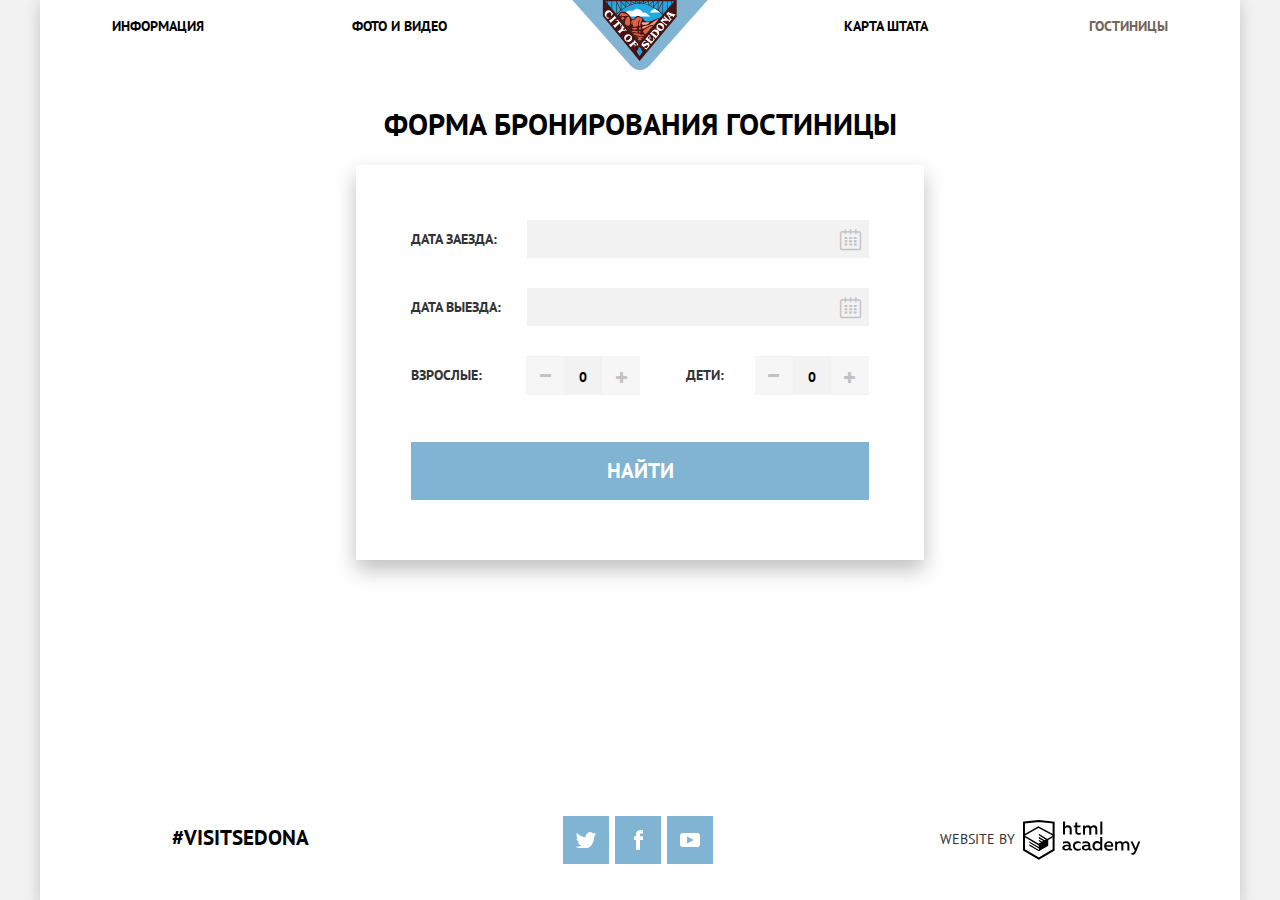
<file: booking.html>
<!DOCTYPE html>
<html class="no-js" lang="ru">
<head>
    <meta charset="UTF-8">
    <title>City of Sedona | Booking</title>
    
<!--  META  -->
    <meta name="viewport" content="width=device-width, initial-scale=1.0">
    <meta http-equiv="X-UA-Compatible" content="IE=edge">
    <meta name="description" content="Седона - небольшой городок в Аризоне, заслуживающий Вашего внимания!">
    <meta name="keywords" content="sedona, city of sedona, седона, ...">
    
<!--  FONT  -->
    <link href="https://fonts.googleapis.com/css?family=PT+Sans:400,700&amp;subset=cyrillic" rel="stylesheet">
    
<!--  CSS  -->
    <link rel="stylesheet" href="css/sedona-style.min.css">

<!--  jQUERY  -->
    <script src="https://code.jquery.com/jquery-3.1.1.min.js"></script>
        
</head>
<body>
    
    <div class="page-wrapper">
        
        <!--  SEDONA PAGE HEADER  -->
        <header class="page-header">
            <div class="brand-bar">
                <div class="brand-logo brand-logo--inner-page">
                    <a class="brand-logo__link" href="index.html" title="На главную">
                        <img class="brand-logo__image" src="img/content/logo-sedona-desktop.svg" alt="Sedona Logo" width="138" height="70">
                    </a>
                </div>
                <div class="brand-name brand-name--inner-page  sr-only">
                    <h2 class="brand-name__head-inner"><a class="brand-name__link" href="index.html">Sity of Sedona</a></h2>
                </div>
            </div>
            <nav class="navigation-menu--main">
                <ul class="navigation-menu clearfix">
                    <li class="navigation-menu__item navigation-menu--left navigation-menu--first"><a class="navigation-menu__link" href="about.html">Информация</a></li>
                    <li class="navigation-menu__item navigation-menu--left"><a class="navigation-menu__link" href="gallery.html">Фото и видео</a></li>
                    <li class="navigation-menu__item navigation-menu--right navigation-menu--last navigation-menu__item--current"><a class="navigation-menu__link" href="hotels.html">Гостиницы</a></li>
                    <li class="navigation-menu__item navigation-menu--right"><a class="navigation-menu__link" href="map.html">Карта штата</a></li>
                </ul>
            </nav>
            
        </header>
    <!--  /SEDONA PAGE HEADER  -->
    
    <!--  SEDONA MAIN  -->
    <main>
        
    <!--  BOOKING  -->
        <section class="booking booking--page">
            <h2 class="booking__title">Форма бронирования гостиницы</h2>

            <!--  BOOKING FORM  -->
                <form class="booking-form" action="#" method="get" name="booking">

                    <label class="datepicker">Дата заезда: <input type="text" name="date-from"></label>
                    <label class="datepicker">Дата выезда: <input type="text" name="date-to"></label>

                    <label class="spinner">Взрослые: <input type="text" name="adult" value="0"></label>
                    <label class="spinner spinner--children">Дети: <input type="text" name="children" value="0"></label>

                    <input class="btn btn--middle btn--blue" type="submit" value="Найти">

                </form>
            <!--  /BOOKING FORM  -->

        </section>
    <!--  /BOOKING  -->
        
    </main>
    <!--  /SEDONA MAIN  -->
    
    <!--  PAGE FOOTER  -->
        <footer class="page-footer">
        
            <div class="sedona-hash one-of-three">
                <a href="#">#visitsedona</a>
            </div>
        
            <ul class="social-services social-services__bar one-of-three">
                <li class="social-services__item">
                <a class="social-services__link social-services--twitter" href="#" target="_blank">
                    <svg version="1" xmlns="http://www.w3.org/2000/svg" width="20" viewBox="0 0 17.5 14.663">
                        <path fill-rule="evenodd" clip-rule="evenodd" d="M11.283.153c1.736-.484 3.074.264 3.685 1.15.694-.225 1.372-.47 2.072-.69-.004.841-.538 1.478-.883 1.728.704.165 1.343-.481 1.343-.481-.175.977-1.035 1.746-1.611 1.977-.239 6.592-3.272 10.956-10.382 10.823h-.46c-.422 0-4.29-.45-5.047-1.843 2.341.192 4.011-.412 4.835-1.15-.989-.293-2.761-.464-3.07-2.881.362.105.583.223 1.228.117-1.236-.836-2.608-1.537-2.532-3.685.294.319 1.1.523 1.381.461-.725-.235-2.03-3.281-.921-4.836 1.873 1.812 3.848 3.521 7.369 3.685.216-2.24 1.171-3.74 2.993-4.375z"></path>
                    </svg>
                </a>
                </li>
                <li class="social-services__item">
                <a class="social-services__link social-services--facebook" href="#" target="_blank">
                    <svg version="1" xmlns="http://www.w3.org/2000/svg" width="9" viewBox="0 0 8.672 18.944">
                        <path d="M6.275 3.356h2.398v-3.356h-2.878c-3.139.181-4.255 2.387-3.847 6.114h-1.948v3.518h1.959v9.312h3.837v-9.312h2.857v-3.518h-2.866c-.022-1.045-.037-2.405.488-2.758z"></path>
                    </svg>
                </a>
                </li>
                <li class="social-services__item">
                <a class="social-services__link social-services--youtube" href="#" target="_blank">
                    <svg version="1" xmlns="http://www.w3.org/2000/svg" width="20" viewBox="0 0 19.979 14.015">
                        <path d="M17.145 0h-14.31c-1.56 0-2.835 1.275-2.835 2.835v8.345c0 1.56 1.275 2.835 2.835 2.835h14.31c1.56 0 2.835-1.275 2.835-2.835v-8.345c-.001-1.56-1.276-2.835-2.835-2.835zm-10.109 10.392v-6.769l6.769 3.384-6.769 3.385z"></path>
                    </svg>
                </a>
                </li>
            </ul>
        
            <div class="copyright one-of-three">
                Website by &nbsp;<a class="copyright__link copyright__link--developer" href="https://htmlacademy.ru/" target="_blank" title="HTML Academy">
                    
                    <svg xmlns="http://www.w3.org/2000/svg" viewBox="0 0 161 55" height="40">

                        <g class="logo">

                            <path d="M1.4 3.5l20.4-2.1 20.3 2.1V41L21.8 53 1.4 41V3.5z" fill="none" stroke="#000000" stroke-width="2.791" class="out"/>

                            <path d="M1.7 20.9L21.1 9.6 42 20.9v1.2L21.8 34 1.7 22.1v-1.2z" fill="none" stroke="#000000" stroke-width="2.057" class="out"/>

                        </g>

                        <g class="name">

                            <path d="M21.8 32.8l2.9-1.9-2.9-1.9v-1.9l4.7 2.8L28 29l-6.2-3.7v-2.2l7.9 4.8 1.6-.9-9.5-5.9V19l12.9 7.9v8.4l-12.9 7.8-13.1-7.6v-2.2l13.1 7.9v-2.1L8.7 31.4v-1.9l13.1 7.6v-4.3zm44.9 7.1c.3 0 .6-.1.8-.2v2c-.6.2-1.2.3-1.8.3-1.1 0-2-.4-2.5-1.5-1.2 1-2.7 1.6-4.7 1.6-2.3 0-4.4-1.2-4.4-3.8 0-3.2 3-4.2 5.5-4.2 1.1 0 2.2.1 3.2.4v-.4c0-1.6-1.1-2.6-3.3-2.6-1.5 0-3.1.3-4.5 1V30c1.5-.5 3.1-.8 4.8-.8 3.5 0 5.8 1.7 5.8 5.4V39c.1.7.6.9 1.1.9M57 38.2c0 1.2 1.1 1.8 2.3 1.8 1.3 0 2.6-.5 3.6-1.5v-2.1c-.9-.2-1.8-.3-2.7-.3-1.5.1-3.2.6-3.2 2.1m18.5-9.1c1.4 0 2.7.3 3.8 1v2.5c-.9-.6-2.2-1-3.4-1-2.2 0-4.4 1.2-4.4 4.1 0 2.8 2.2 4.1 4.4 4.1 1.3 0 2.5-.3 3.6-1v2.6c-1.2.6-2.5.9-4.1.9-3.3 0-6.7-2-6.7-6.5-.1-4.7 3.5-6.7 6.8-6.7m18.1 10.8c.3 0 .6-.1.8-.2v2c-.6.2-1.2.3-1.8.3-1.1 0-2-.4-2.5-1.5-1.2 1-2.7 1.6-4.7 1.6-2.3 0-4.4-1.2-4.4-3.8 0-3.2 3-4.2 5.5-4.2 1.1 0 2.2.1 3.2.4v-.4c0-1.6-1.1-2.6-3.3-2.6-1.5 0-3.1.3-4.5 1V30c1.5-.5 3.1-.8 4.8-.8 3.5 0 5.8 1.7 5.8 5.4V39c.2.7.6.9 1.1.9M84 38.2c0 1.2 1.1 1.8 2.3 1.8 1.3 0 2.6-.5 3.6-1.5v-2.1c-.9-.2-1.8-.3-2.7-.3-1.5.1-3.2.6-3.2 2.1m25-14.5v18.1h-2.5v-2c-1 1.2-2.4 2.3-4.8 2.3-3.8 0-6.2-3-6.2-6.6s2.4-6.6 6.2-6.6c2.2 0 3.6 1 4.5 1.9v-7.3h2.8v.2zm-6.7 7.8c-2.2 0-3.9 1.7-3.9 4.1s1.6 4.1 3.9 4.1c1.7 0 3.3-1 4-2.6v-3c-.7-1.6-2.3-2.6-4-2.6m15.7-2.4c4.9 0 6.7 4 5.9 7.6h-9.4c.3 2.2 2.5 3.2 4.8 3.2 1.4 0 2.7-.3 3.9-.9v2.4c-1.1.5-2.7.9-4.5.9-3.8 0-7.1-2.2-7.1-6.6.1-4.6 3.5-6.6 6.4-6.6m.2 2.3c-1.9 0-3.5 1.1-3.7 3.2h6.9c.1-1.1-.5-3.2-3.2-3.2m8.5 10.5V29.4h2.5V31c.7-.8 2.1-1.9 4.1-1.9 1.9 0 3.2.8 3.9 2 1.1-1.1 2.5-2 4.4-2 3.3 0 4.7 2.4 4.7 5v7.8h-2.8v-7.7c0-1.6-1-2.6-2.5-2.6-1.4 0-2.4.9-3.1 1.7 0 .3.1.6.1.9V42h-2.8v-7.7c0-1.6-1-2.6-2.5-2.6s-2.6 1.1-3.3 1.9V42l-2.7-.1zm31.8-12.5h2.9l-5.8 14.1c-1.3 3.2-3.1 4.3-5 4.3-.6 0-1.1-.1-1.6-.2v-2.4c.4.1.8.2 1.3.2 1.3 0 2.4-1 3.1-2.9l.3-.6-5.9-12.5h3l4.2 9.4 3.5-9.4zM57.9 1.9V9c1.1-1.1 2.5-1.7 4-1.7 3.1 0 5.1 2.1 5.1 5.1v7.7h-2.8v-7.3c0-2-1.2-3-2.9-3-1.6 0-2.8 1.1-3.5 2.1v8.2H55V1.9h2.9zm16.7 1.3v4.4h4.5V10h-4.5v5.7c0 1.6.8 2.2 2.4 2.2.9 0 1.7-.2 2.5-.5v2.4c-1.1.4-2.2.6-3.3.5-2.4 0-4.3-1.2-4.3-4.1V10h-2.2V7.6h2.2V3.9l2.7-.7zm8 16.9V7.6h2.5v1.6c.7-.7 2.1-1.9 4.1-1.9 1.9 0 3.2.8 3.9 2 1.1-1.1 2.5-2 4.4-2 3.3 0 4.7 2.4 4.7 5v7.8h-2.8v-7.7c0-1.6-1-2.6-2.5-2.6-1.4 0-2.4.9-3.1 1.7 0 .3.1.6.1.9v7.8h-2.8v-7.7c0-1.6-1-2.6-2.5-2.6S86 11 85.3 11.8v8.4l-2.7-.1zm23.7-18.2h2.8V20h-2.8V1.9z" fill="#000000"  class="in"/>

                        </g>

                    </svg>
                    
                </a>
            </div>
        
        </footer>
    <!--  /PAGE FOOTER  -->
    
    </div>

<!--  LOCAL SCRIPT  -->
    <script src="js/jquery-ui-1.12.1/jquery-ui.js"></script>
    <script src="js/jquery-ui-1.12.1/datepicker-ru.js"></script>
    <script src="js/sedona.js"></script>

</body>
</html>
</file>
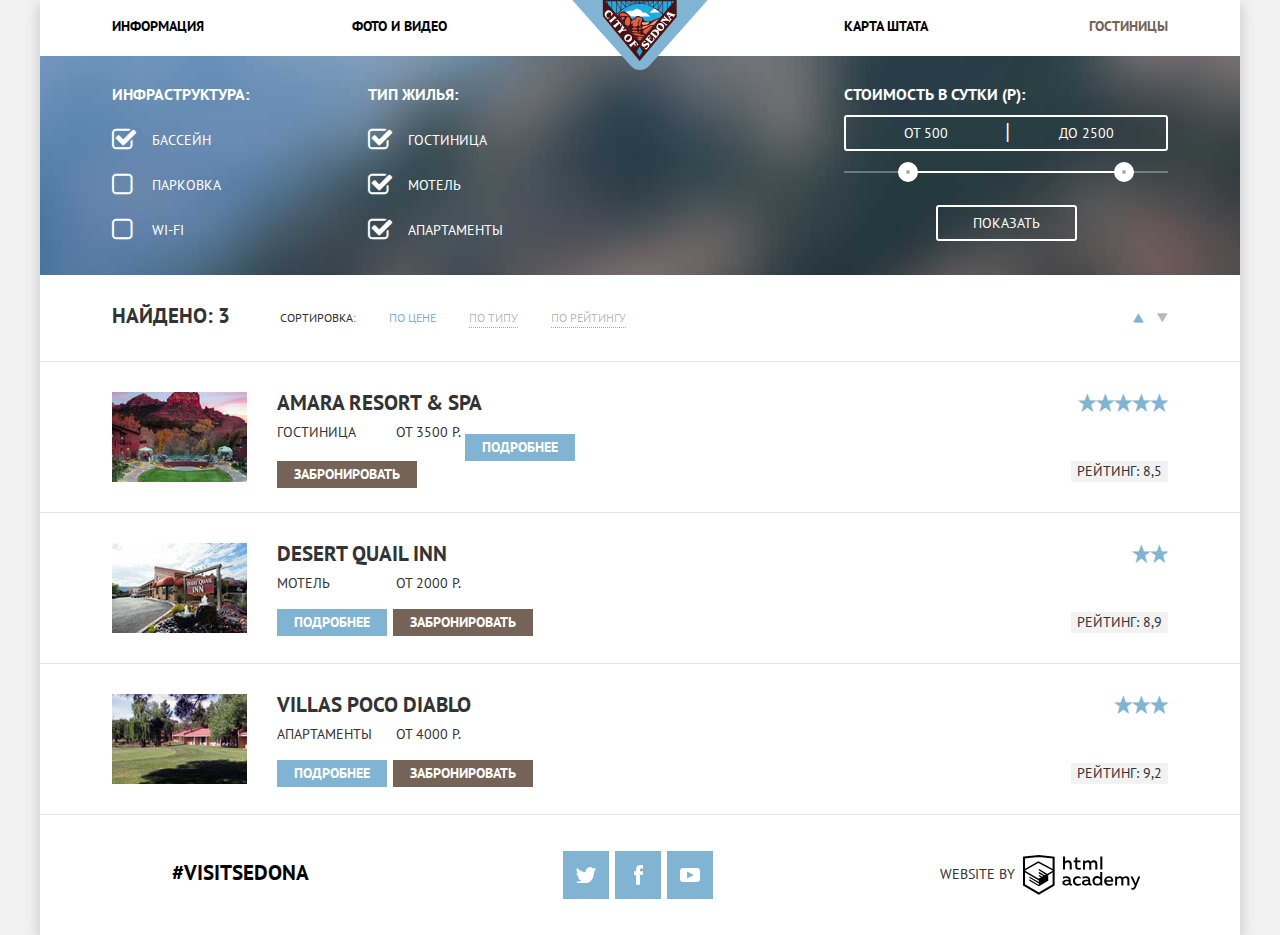
<file: hotels.html>
<!DOCTYPE html>
<html class="no-js" lang="ru">
<head>
    <meta charset="UTF-8">
    <title>City of Sedona | Hotels</title>
    
<!--  META  -->
    <meta name="viewport" content="width=device-width, initial-scale=1.0">
    <meta http-equiv="X-UA-Compatible" content="IE=edge">
    <meta name="description" content="Седона - небольшой городок в Аризоне, заслуживающий Вашего внимания!">
    <meta name="keywords" content="sedona, city of sedona, седона, ...">
    
<!--  FONT  -->
    <link href="https://fonts.googleapis.com/css?family=PT+Sans:400,700&amp;subset=cyrillic" rel="stylesheet">
    
<!--  CSS  -->
    <link rel="stylesheet" href="css/sedona-style.min.css">

<!--  jQUERY  -->
    <script src="https://code.jquery.com/jquery-3.1.1.min.js"></script>
    
</head>
<body>
    
    <div class="page-wrapper">
        
        <!--  SEDONA PAGE HEADER  -->
        <header class="page-header">
            <div class="brand-bar">
                <div class="brand-logo brand-logo--inner-page">
                    <a class="brand-logo__link" href="index.html" title="На главную">
                        <img class="brand-logo__image" src="img/content/logo-sedona-desktop.svg" alt="Sedona Logo" width="138" height="70">
                    </a>
                </div>
                <div class="brand-name brand-name--inner-page  sr-only">
                    <h2 class="brand-name__head-inner"><a class="brand-name__link" href="index.html">Sity of Sedona</a></h2>
                </div>
            </div>
            <nav class="navigation-menu--main">
                <ul class="navigation-menu clearfix">
                    <li class="navigation-menu__item navigation-menu--left navigation-menu--first"><a class="navigation-menu__link" href="about.html">Информация</a></li>
                    <li class="navigation-menu__item navigation-menu--left"><a class="navigation-menu__link" href="gallery.html">Фото и видео</a></li>
                    <li class="navigation-menu__item navigation-menu--right navigation-menu--last navigation-menu__item--current"><a class="navigation-menu__link" href="hotels.html">Гостиницы</a></li>
                    <li class="navigation-menu__item navigation-menu--right"><a class="navigation-menu__link" href="map.html">Карта штата</a></li>
                </ul>
            </nav>
            
        </header>
    <!--  /SEDONA PAGE HEADER  -->
    
    <!--  SEDONA MAIN  -->
    <main>
        
    <!--  HOTELS FILTER  -->
        <form action="#" method="post" name="hotels-filter" class="hotels-filter clearfix">
            <fieldset class="hotels-filter__infrastructure">
                <legend>Инфраструктура: </legend>
                <label class="checkbox"><input type="checkbox" name="infrastructure" checked><span class="indicator"></span>бассейн</label><br>
                <label class="checkbox"><input type="checkbox" name="infrastructure"><span class="indicator"></span>парковка</label><br>
                <label class="checkbox"><input type="checkbox" name="infrastructure"><span class="indicator"></span>wi-fi</label>
            </fieldset>
            <fieldset class="hotels-filter__category">
                <legend>Тип жилья: </legend>
                <label class="checkbox"><input type="checkbox" name="category" checked><span class="indicator"></span>гостиница</label><br>
                <label class="checkbox"><input type="checkbox" name="category" checked><span class="indicator"></span>мотель</label><br>
                <label class="checkbox"><input type="checkbox" name="category" checked><span class="indicator"></span>апартаменты</label>
            </fieldset>
            <div class="hotels-filter__price-range">
                <fieldset class="price-range">
                    <legend>Стоимость в сутки (р):</legend>
                    <div class="price-range__field-wrapper">
                        <label>от <input type="number" name="min-price" min="0" value="500"> <span class="min-price">500</span></label><span class="price-range__separator">|</span>
                        <label>до <input type="number" name="max-price" max="3000" value="2500"> <span class="max-price">2500</span></label>
                    </div>
                    <div id="slider-range"></div>
                </fieldset>
                <input class="btn btn--filter" type="submit" value="Показать">
            </div>
        </form>
    <!--  /HOTELS FILTER -->

    <!--  HOTELS SORT  -->
        <form action="#" method="post" name="hotels-sort" class="hotels-sort clearfix">
            <p class="hotels-sort__add-info">Найдено: <span>3</span></p>
            <fieldset class="hotels-sort__category">
                <input id="for-price" type="radio" name="category" checked>
                <input id="for-type" type="radio" name="category">
                <input id="for-rating" type="radio" name="category">
                <span>Сортировка: </span>
                <label  class="btn btn--link" for="for-price">По цене</label>
                <label  class="btn btn--link" for="for-type">По типу</label>
                <label  class="btn btn--link" for="for-rating">По рейтингу</label>
            </fieldset>
            <fieldset class="hotels-sort__type">
                <label  class="btn btn--ascending"><input type="radio" name="type" checked><span class="sr-only">По возрастанию</span><span class="ascending-ico"></span></label>
                <label  class="btn btn--descending"><input type="radio" name="type"><span class="sr-only">По убыванию</span><span class="descending-ico"></span></label>
            </fieldset>
        </form>
    <!--  /HOTELS SORT  -->

    <!--  HOTELS VIEW  -->
        <div class="hotels-view__wrapper">
            <div class="hotels-view clearfix">
                <div class="hotels-view__thumbnail">
                    <img src="img/content/hotel-01.jpg" width="135" height="90" alt="Amara resort & SPA">
                </div>
                <div class="hotels-view__info">
                    <h3 class="hotels-view__title">Amara resort & SPA</h3>
                    <span class="hotels-view__type">Гостиница</span>
                    <span class="hotels-view__price">от 3500 р.</span>
                    <a class="btn btn--small btn--blue" href="#" title="Amara resort & SPA">Подробнее</a>
                    <button class="btn btn--small btn--brown" type="button">Забронировать</button>
                </div>
                <div class="hotels-view__rating">
                    <span class="hotels-view__stars">★★★★★</span>
                    <span class="hotels-view__points">Рейтинг: 8,5</span>
                </div>
            </div>
            <div class="hotels-view clearfix">
                <div class="hotels-view__thumbnail">
                    <img src="img/content/hotel-02.jpg" width="135" height="90" alt="Desert quail inn">
                </div>
                <div class="hotels-view__info">
                    <h3 class="hotels-view__title">Desert quail inn</h3>
                    <span class="hotels-view__type">Мотель</span>
                    <span class="hotels-view__type">от 2000 р.</span>
                    <a class="btn btn--small btn--blue" href="#" title="Amara resort & SPA">Подробнее</a>
                    <button class="btn btn--small btn--brown" type="button">Забронировать</button>
                </div>
                <div class="hotels-view__rating">
                    <span class="hotels-view__stars">★★</span>
                    <span class="hotels-view__points">Рейтинг: 8,9</span>
                </div>
            </div>
            <div class="hotels-view clearfix">
                <div class="hotels-view__thumbnail">
                    <img src="img/content/hotel-03.jpg" width="135" height="90" alt="Villas poco diablo">
                </div>
                <div class="hotels-view__info">
                    <h3 class="hotels-view__title">Villas poco diablo</h3>
                    <span class="hotels-view__type">Апартаменты</span>
                    <span class="hotels-view__type">от 4000 р.</span>
                    <a class="btn btn--small btn--blue" href="#" title="Amara resort & SPA">Подробнее</a>
                    <button class="btn btn--small btn--brown" type="button">Забронировать</button>
                </div>
                <div class="hotels-view__rating">
                    <span class="hotels-view__stars">★★★</span>
                    <span class="hotels-view__points">Рейтинг: 9,2</span>
                </div>
            </div>
        </div>
    <!--  /HOTELS VIEW  -->
        
    </main>
    <!--  /SEDONA MAIN  -->
    
    <!--  PAGE FOOTER  -->
        <footer class="page-footer">
        
            <div class="sedona-hash one-of-three">
                <a href="#">#visitsedona</a>
            </div>
        
            <ul class="social-services social-services__bar one-of-three">
                <li class="social-services__item">
                <a class="social-services__link social-services--twitter" href="#" target="_blank">
                    <svg version="1" xmlns="http://www.w3.org/2000/svg" width="20" viewBox="0 0 17.5 14.663">
                        <path fill-rule="evenodd" clip-rule="evenodd" d="M11.283.153c1.736-.484 3.074.264 3.685 1.15.694-.225 1.372-.47 2.072-.69-.004.841-.538 1.478-.883 1.728.704.165 1.343-.481 1.343-.481-.175.977-1.035 1.746-1.611 1.977-.239 6.592-3.272 10.956-10.382 10.823h-.46c-.422 0-4.29-.45-5.047-1.843 2.341.192 4.011-.412 4.835-1.15-.989-.293-2.761-.464-3.07-2.881.362.105.583.223 1.228.117-1.236-.836-2.608-1.537-2.532-3.685.294.319 1.1.523 1.381.461-.725-.235-2.03-3.281-.921-4.836 1.873 1.812 3.848 3.521 7.369 3.685.216-2.24 1.171-3.74 2.993-4.375z"></path>
                    </svg>
                </a>
                </li>
                <li class="social-services__item">
                <a class="social-services__link social-services--facebook" href="#" target="_blank">
                    <svg version="1" xmlns="http://www.w3.org/2000/svg" width="9" viewBox="0 0 8.672 18.944">
                        <path d="M6.275 3.356h2.398v-3.356h-2.878c-3.139.181-4.255 2.387-3.847 6.114h-1.948v3.518h1.959v9.312h3.837v-9.312h2.857v-3.518h-2.866c-.022-1.045-.037-2.405.488-2.758z"></path>
                    </svg>
                </a>
                </li>
                <li class="social-services__item">
                <a class="social-services__link social-services--youtube" href="#" target="_blank">
                    <svg version="1" xmlns="http://www.w3.org/2000/svg" width="20" viewBox="0 0 19.979 14.015">
                        <path d="M17.145 0h-14.31c-1.56 0-2.835 1.275-2.835 2.835v8.345c0 1.56 1.275 2.835 2.835 2.835h14.31c1.56 0 2.835-1.275 2.835-2.835v-8.345c-.001-1.56-1.276-2.835-2.835-2.835zm-10.109 10.392v-6.769l6.769 3.384-6.769 3.385z"></path>
                    </svg>
                </a>
                </li>
            </ul>
        
            <div class="copyright one-of-three">
                Website by &nbsp;<a class="copyright__link copyright__link--developer" href="https://htmlacademy.ru/" target="_blank" title="HTML Academy">
                    
                    <svg xmlns="http://www.w3.org/2000/svg" viewBox="0 0 161 55" height="40">

                        <g class="logo">

                            <path d="M1.4 3.5l20.4-2.1 20.3 2.1V41L21.8 53 1.4 41V3.5z" fill="none" stroke="#000000" stroke-width="2.791" class="out"/>

                            <path d="M1.7 20.9L21.1 9.6 42 20.9v1.2L21.8 34 1.7 22.1v-1.2z" fill="none" stroke="#000000" stroke-width="2.057" class="out"/>

                        </g>

                        <g class="name">

                            <path d="M21.8 32.8l2.9-1.9-2.9-1.9v-1.9l4.7 2.8L28 29l-6.2-3.7v-2.2l7.9 4.8 1.6-.9-9.5-5.9V19l12.9 7.9v8.4l-12.9 7.8-13.1-7.6v-2.2l13.1 7.9v-2.1L8.7 31.4v-1.9l13.1 7.6v-4.3zm44.9 7.1c.3 0 .6-.1.8-.2v2c-.6.2-1.2.3-1.8.3-1.1 0-2-.4-2.5-1.5-1.2 1-2.7 1.6-4.7 1.6-2.3 0-4.4-1.2-4.4-3.8 0-3.2 3-4.2 5.5-4.2 1.1 0 2.2.1 3.2.4v-.4c0-1.6-1.1-2.6-3.3-2.6-1.5 0-3.1.3-4.5 1V30c1.5-.5 3.1-.8 4.8-.8 3.5 0 5.8 1.7 5.8 5.4V39c.1.7.6.9 1.1.9M57 38.2c0 1.2 1.1 1.8 2.3 1.8 1.3 0 2.6-.5 3.6-1.5v-2.1c-.9-.2-1.8-.3-2.7-.3-1.5.1-3.2.6-3.2 2.1m18.5-9.1c1.4 0 2.7.3 3.8 1v2.5c-.9-.6-2.2-1-3.4-1-2.2 0-4.4 1.2-4.4 4.1 0 2.8 2.2 4.1 4.4 4.1 1.3 0 2.5-.3 3.6-1v2.6c-1.2.6-2.5.9-4.1.9-3.3 0-6.7-2-6.7-6.5-.1-4.7 3.5-6.7 6.8-6.7m18.1 10.8c.3 0 .6-.1.8-.2v2c-.6.2-1.2.3-1.8.3-1.1 0-2-.4-2.5-1.5-1.2 1-2.7 1.6-4.7 1.6-2.3 0-4.4-1.2-4.4-3.8 0-3.2 3-4.2 5.5-4.2 1.1 0 2.2.1 3.2.4v-.4c0-1.6-1.1-2.6-3.3-2.6-1.5 0-3.1.3-4.5 1V30c1.5-.5 3.1-.8 4.8-.8 3.5 0 5.8 1.7 5.8 5.4V39c.2.7.6.9 1.1.9M84 38.2c0 1.2 1.1 1.8 2.3 1.8 1.3 0 2.6-.5 3.6-1.5v-2.1c-.9-.2-1.8-.3-2.7-.3-1.5.1-3.2.6-3.2 2.1m25-14.5v18.1h-2.5v-2c-1 1.2-2.4 2.3-4.8 2.3-3.8 0-6.2-3-6.2-6.6s2.4-6.6 6.2-6.6c2.2 0 3.6 1 4.5 1.9v-7.3h2.8v.2zm-6.7 7.8c-2.2 0-3.9 1.7-3.9 4.1s1.6 4.1 3.9 4.1c1.7 0 3.3-1 4-2.6v-3c-.7-1.6-2.3-2.6-4-2.6m15.7-2.4c4.9 0 6.7 4 5.9 7.6h-9.4c.3 2.2 2.5 3.2 4.8 3.2 1.4 0 2.7-.3 3.9-.9v2.4c-1.1.5-2.7.9-4.5.9-3.8 0-7.1-2.2-7.1-6.6.1-4.6 3.5-6.6 6.4-6.6m.2 2.3c-1.9 0-3.5 1.1-3.7 3.2h6.9c.1-1.1-.5-3.2-3.2-3.2m8.5 10.5V29.4h2.5V31c.7-.8 2.1-1.9 4.1-1.9 1.9 0 3.2.8 3.9 2 1.1-1.1 2.5-2 4.4-2 3.3 0 4.7 2.4 4.7 5v7.8h-2.8v-7.7c0-1.6-1-2.6-2.5-2.6-1.4 0-2.4.9-3.1 1.7 0 .3.1.6.1.9V42h-2.8v-7.7c0-1.6-1-2.6-2.5-2.6s-2.6 1.1-3.3 1.9V42l-2.7-.1zm31.8-12.5h2.9l-5.8 14.1c-1.3 3.2-3.1 4.3-5 4.3-.6 0-1.1-.1-1.6-.2v-2.4c.4.1.8.2 1.3.2 1.3 0 2.4-1 3.1-2.9l.3-.6-5.9-12.5h3l4.2 9.4 3.5-9.4zM57.9 1.9V9c1.1-1.1 2.5-1.7 4-1.7 3.1 0 5.1 2.1 5.1 5.1v7.7h-2.8v-7.3c0-2-1.2-3-2.9-3-1.6 0-2.8 1.1-3.5 2.1v8.2H55V1.9h2.9zm16.7 1.3v4.4h4.5V10h-4.5v5.7c0 1.6.8 2.2 2.4 2.2.9 0 1.7-.2 2.5-.5v2.4c-1.1.4-2.2.6-3.3.5-2.4 0-4.3-1.2-4.3-4.1V10h-2.2V7.6h2.2V3.9l2.7-.7zm8 16.9V7.6h2.5v1.6c.7-.7 2.1-1.9 4.1-1.9 1.9 0 3.2.8 3.9 2 1.1-1.1 2.5-2 4.4-2 3.3 0 4.7 2.4 4.7 5v7.8h-2.8v-7.7c0-1.6-1-2.6-2.5-2.6-1.4 0-2.4.9-3.1 1.7 0 .3.1.6.1.9v7.8h-2.8v-7.7c0-1.6-1-2.6-2.5-2.6S86 11 85.3 11.8v8.4l-2.7-.1zm23.7-18.2h2.8V20h-2.8V1.9z" fill="#000000"  class="in"/>

                        </g>

                    </svg>
                    
                </a>
            </div>
        
        </footer>
    <!--  /PAGE FOOTER  -->
    
    </div>

<!--  LOCAL SCRIPT  -->
    <script src="js/jquery-ui-1.12.1/jquery-ui.js"></script>
    <script src="js/jquery-ui-1.12.1/datepicker-ru.js"></script>
    <script src="js/sedona.js"></script>

</body>
</html>
</file>
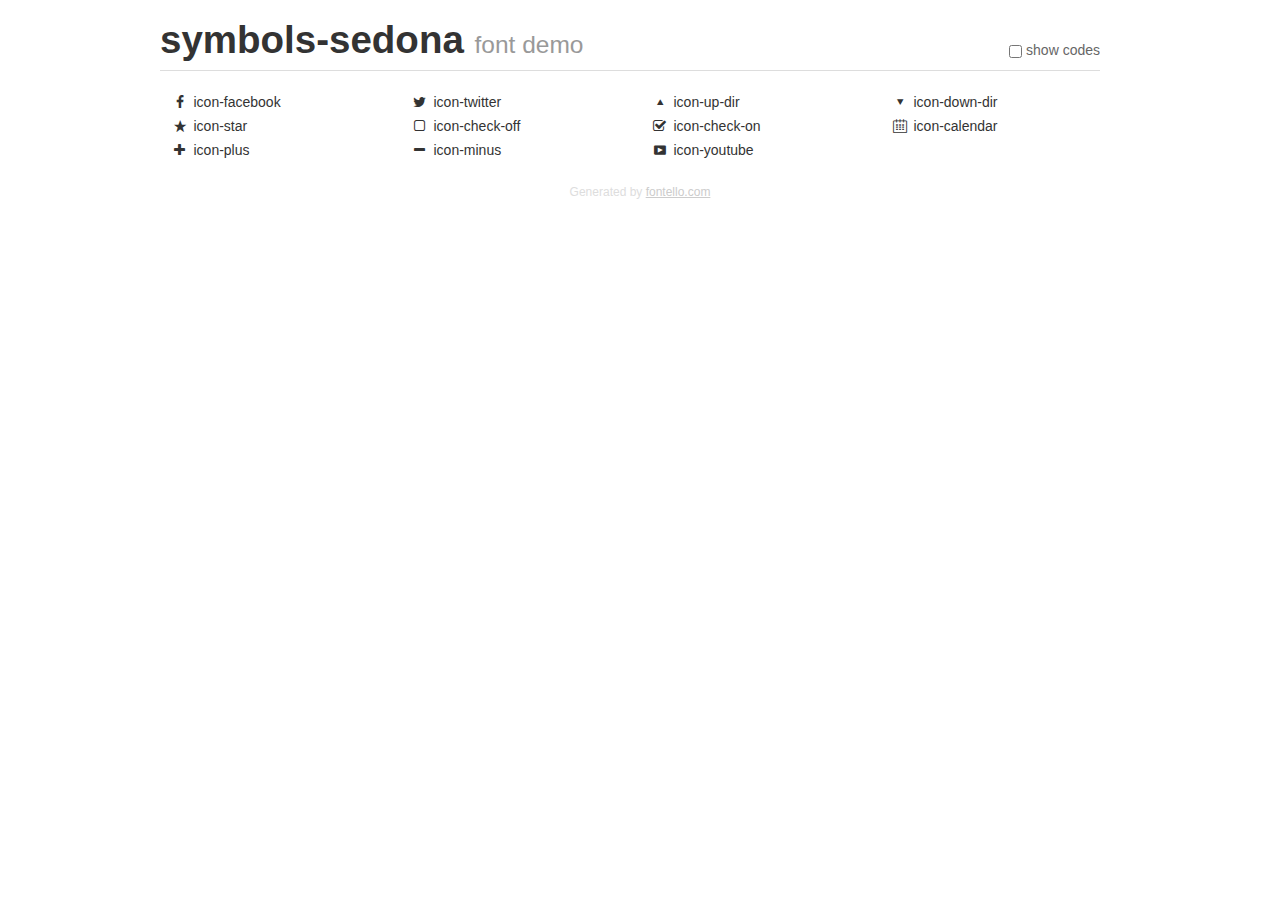
<file: font/symbols-sedona/demo.html>
<!DOCTYPE html>
<html>
  <head>
    <meta charset="UTF-8">
    <style>
      .clearfix {
        *zoom: 1;
      }
      .clearfix:before,
      .clearfix:after {
        content: "";

        display: table;

        line-height: 0;
      }
      .clearfix:after {
        clear: both;
      }
      html {
        font-size: 100%;

        -webkit-text-size-adjust: 100%;
            -ms-text-size-adjust: 100%;
      }
      a:focus {
        outline: thin dotted #333333;
        outline: 5px auto -webkit-focus-ring-color;
        outline-offset: -2px;
      }
      a:hover,
      a:active {
        outline: 0;
      }
      button,
      input,
      select,
      textarea {
        margin: 0;

        font-size: 100%;
        vertical-align: middle;
      }
      button,
      input {
        line-height: normal;

        *overflow: visible;
      }
      button::-moz-focus-inner,
      input::-moz-focus-inner {
        padding: 0;

        border: 0;
      }
      body {
        margin: 0;

        font-size: 14px;
        line-height: 20px;
        font-family: "Helvetica Neue", Helvetica, Arial, sans-serif;
        color: #333333;

        background-color: #ffffff;
      }
      a {
        color: #0088cc;
        text-decoration: none;
      }
      a:hover {
        color: #005580;
        text-decoration: underline;
      }
      .row {
        margin-left: -20px;

        *zoom: 1;
      }
      .row:before,
      .row:after {
        content: "";

        display: table;

        line-height: 0;
      }
      .row:after {
        clear: both;
      }
      [class*="span"] {
        float: left;
        min-height: 1px;
        margin-left: 20px;
      }
      .container,
      .navbar-static-top .container,
      .navbar-fixed-top .container,
      .navbar-fixed-bottom .container {
        width: 940px;
      }
      .span12 {
        width: 940px;
      }
      .span11 {
        width: 860px;
      }
      .span10 {
        width: 780px;
      }
      .span9 {
        width: 700px;
      }
      .span8 {
        width: 620px;
      }
      .span7 {
        width: 540px;
      }
      .span6 {
        width: 460px;
      }
      .span5 {
        width: 380px;
      }
      .span4 {
        width: 300px;
      }
      .span3 {
        width: 220px;
      }
      .span2 {
        width: 140px;
      }
      .span1 {
        width: 60px;
      }
      [class*="span"].pull-right,
      .row-fluid [class*="span"].pull-right {
        float: right;
      }
      .container {
        margin-right: auto;
        margin-left: auto;

        *zoom: 1;
      }
      .container:before,
      .container:after {
        content: "";

        display: table;

        line-height: 0;
      }
      .container:after {
        clear: both;
      }
      p {
        margin: 0 0 10px;
      }
      .lead {
        margin-bottom: 20px;

        font-weight: 200;
        font-size: 21px;
        line-height: 30px;
      }
      small {
        font-size: 85%;
      }
      h1 {
        margin: 10px 0;

        font-weight: bold;
        line-height: 20px;
        font-family: inherit;
        color: inherit;

        text-rendering: optimizelegibility;
      }
      h1 small {
        font-weight: normal;
        line-height: 1;
        color: #999999;
      }
      h1 {
        line-height: 40px;
      }
      h1 {
        font-size: 38.5px;
      }
      h1 small {
        font-size: 24.5px;
      }
      body {
        margin-top: 90px;
      }
      .header {
        position: fixed;
        top: 0;
        left: 50%;
        z-index: 10;

        margin-left: -480px;
        padding-top: 10px;

        background-color: #ffffff;
        border-bottom: 1px solid #dddddd;
      }
      .footer {
        margin-top: 20px;

        font-size: 12px;
        text-align: center;
        color: #dddddd;
      }
      .footer a {
        color: #cccccc;
        text-decoration: underline;
      }
      .the-icons {
        font-size: 14px;
        line-height: 24px;
      }
      .switch {
        position: absolute;
        right: 0;
        bottom: 10px;

        color: #666666;
      }
      .switch input {
        margin-right: 0.3em;
      }
      .codesOn .i-name {
        display: none;
      }
      .codesOn .i-code {
        display: inline;
      }
      .i-code {
        display: none;
      }
    </style>
    <link rel="stylesheet" href="css/symbols-sedona.css">
    <script>
      function toggleCodes(on) {
        var obj = document.getElementById('icons');

        if (on) {
          obj.className += ' codesOn';
        } else {
          obj.className = obj.className.replace(' codesOn', '');
        }
      }
    </script>
  </head>
  <body>
    <div class="container header">
      <h1>symbols-sedona <small>font demo</small></h1>
      <label class="switch">
        <input type="checkbox" onclick="toggleCodes(this.checked)">show codes
      </label>
    </div>
    <div id="icons" class="container">
      <div class="row">
        <div title="Code: 0x66" class="the-icons span3"><i class="icon-facebook"></i> <span class="i-name">icon-facebook</span><span class="i-code">0x66</span></div>
        <div title="Code: 0x74" class="the-icons span3"><i class="icon-twitter"></i> <span class="i-name">icon-twitter</span><span class="i-code">0x74</span></div>
        <div title="Code: 0x25b2" class="the-icons span3"><i class="icon-up-dir"></i> <span class="i-name">icon-up-dir</span><span class="i-code">0x25b2</span></div>
        <div title="Code: 0x25bc" class="the-icons span3"><i class="icon-down-dir"></i> <span class="i-name">icon-down-dir</span><span class="i-code">0x25bc</span></div>
      </div>
      <div class="row">
        <div title="Code: 0x2605" class="the-icons span3"><i class="icon-star"></i> <span class="i-name">icon-star</span><span class="i-code">0x2605</span></div>
        <div title="Code: 0x2610" class="the-icons span3"><i class="icon-check-off"></i> <span class="i-name">icon-check-off</span><span class="i-code">0x2610</span></div>
        <div title="Code: 0x2611" class="the-icons span3"><i class="icon-check-on"></i> <span class="i-name">icon-check-on</span><span class="i-code">0x2611</span></div>
        <div title="Code: 0xe800" class="the-icons span3"><i class="icon-calendar"></i> <span class="i-name">icon-calendar</span><span class="i-code">0xe800</span></div>
      </div>
      <div class="row">
        <div title="Code: 0xe801" class="the-icons span3"><i class="icon-plus"></i> <span class="i-name">icon-plus</span><span class="i-code">0xe801</span></div>
        <div title="Code: 0xe802" class="the-icons span3"><i class="icon-minus"></i> <span class="i-name">icon-minus</span><span class="i-code">0xe802</span></div>
        <div title="Code: 0xf39e" class="the-icons span3"><i class="icon-youtube"></i> <span class="i-name">icon-youtube</span><span class="i-code">0xf39e</span></div>
      </div>
    </div>
    <div class="container footer">Generated by <a href="http://fontello.com">fontello.com</a></div>
  </body>
</html>
</file>
<file: font/symbols-sedona/css/symbols-sedona.css>
@font-face {
  font-weight: normal;
  font-style: normal;

  font-family: "symbols-sedona";
  src: url("../fonts/symbols-sedona.woff") format("woff"),
       url("../fonts/symbols-sedona.woff2") format("woff2");
}

[class^="icon-"]::before,
[class*=" icon-"]::before {
  display: inline-block;
  width: 1em;
  margin-right: 0.2em;
  margin-left: 0.2em;

  font-weight: normal;
  line-height: 1em;
  font-family: "symbols-sedona";
  text-align: center;
  text-transform: none;
  text-decoration: inherit;
  font-style: normal;
  font-variant: normal;

  speak: none;
}

.icon-facebook::before { content: "\66"; } /* "f" */
.icon-twitter::before { content: "\74"; } /* "t" */
.icon-up-dir::before { content: "\25b2"; } /* "▲" */
.icon-down-dir::before { content: "\25bc"; } /* "▼" */
.icon-star::before { content: "\2605"; } /* "★" */
.icon-check-off::before { content: "\2610"; } /* "☐" */
.icon-check-on::before { content: "\2611"; } /* "☑" */
.icon-calendar::before { content: "\e800"; } /* "" */
.icon-plus::before { content: "\e801"; } /* "" */
.icon-minus::before { content: "\e802"; } /* "" */
.icon-youtube::before { content: "\f39e"; } /* "" */
</file>
<file: css/sedona-style.min.css>
html{font-family:sans-serif;line-height:1.15;-ms-text-size-adjust:100%;-webkit-text-size-adjust:100%}body{margin:0}article,aside,footer,header,nav,section{display:block}h1{font-size:2em;margin:.67em 0}figcaption,figure,main{display:block}figure{margin:1em 40px}hr{box-sizing:content-box;height:0;overflow:visible}pre{font-family:monospace,monospace;font-size:1em}a{background-color:transparent;-webkit-text-decoration-skip:objects}a:active,a:hover{outline-width:0}abbr[title]{border-bottom:none;text-decoration:underline;text-decoration:underline dotted}b,strong{font-weight:inherit;font-weight:bolder}code,kbd,samp{font-family:monospace,monospace;font-size:1em}dfn{font-style:italic}mark{background-color:#ff0;color:#000}small{font-size:80%}sub,sup{font-size:75%;line-height:0;position:relative;vertical-align:baseline}sub{bottom:-.25em}sup{top:-.5em}audio,video{display:inline-block}audio:not([controls]){display:none;height:0}img{border-style:none}svg:not(:root){overflow:hidden}button,input,optgroup,select,textarea{font-family:sans-serif;font-size:100%;line-height:1.15;margin:0}button,input{overflow:visible}button,select{text-transform:none}button,html [type="button"],/* 1 */
[type="reset"],[type="submit"]{-webkit-appearance:button}button::-moz-focus-inner,[type="button"]::-moz-focus-inner,[type="reset"]::-moz-focus-inner,[type="submit"]::-moz-focus-inner{border-style:none;padding:0}button:-moz-focusring,[type="button"]:-moz-focusring,[type="reset"]:-moz-focusring,[type="submit"]:-moz-focusring{outline:1px dotted ButtonText}fieldset{border:1px solid silver;margin:0 2px;padding:.35em .625em .75em}legend{box-sizing:border-box;color:inherit;display:table;max-width:100%;padding:0;white-space:normal}progress{display:inline-block;vertical-align:baseline}textarea{overflow:auto}[type="checkbox"],[type="radio"]{box-sizing:border-box;padding:0}[type="number"]::-webkit-inner-spin-button,[type="number"]::-webkit-outer-spin-button{height:auto}[type="search"]{-webkit-appearance:textfield;outline-offset:-2px}[type="search"]::-webkit-search-cancel-button,[type="search"]::-webkit-search-decoration{-webkit-appearance:none}::-webkit-file-upload-button{-webkit-appearance:button;font:inherit}details,/* 1 */
menu{display:block}summary{display:list-item}canvas{display:inline-block}template{display:none}[hidden]{display:none}@font-face{font-family:"symbols-sedona";src:url(../font/symbols-sedona/fonts/symbols-sedona.woff) format("woff"),url(../font/symbols-sedona/fonts/symbols-sedona.woff2) format("woff2");font-weight:400;font-style:normal}html,body{font-family:'PT Sans',Arial,sans-serif;font-size:14px;line-height:21px;font-weight:400;font-style:normal;font-variant:normal;text-transform:uppercase;color:#333;min-width:768px;height:100%;margin:0;padding:0;text-align:center}body{background-color:#f2f2f2;background-repeat:no-repeat;background-position:top center}.page-wrapper{display:table;min-width:768px;max-width:1200px;width:100%;height:100%;margin:0 auto;padding:0;text-align:left;background-color:#fff;-webkit-box-shadow:0 5px 15px 0 rgba(0,1,1,0.2);-moz-box-shadow:0 5px 15px 0 rgba(0,1,1,0.2);box-shadow:0 5px 15px 0 rgba(0,1,1,0.2)}main{display:table-row;width:100%;height:100%}.page-header{min-height:56px;margin:0;padding:0}.page-footer{min-height:120px;margin:0;padding:0;text-align:justify}.content-wrapper{min-width:768px;max-width:1200px;margin:0 auto;padding:0;text-align:left}.clearfix::before,.clearfix::after{content:"";display:table;clear:both}.sr-only{position:absolute;width:1px;height:1px;padding:0;margin:-1px;overflow:hidden;clip:rect(0,0,0,0);border:0}.one-of-three{display:inline-block;width:33%}.page-footer .one-of-three{height:120px;vertical-align:middle}.page-footer .one-of-three::before{content:"";display:inline-block;width:0;height:100%;vertical-align:middle}a{text-decoration:none;color:inherit}a:hover{color:#81b3d2}a:active{color:#cacaca}.btn{display:inline-block;box-sizing:content-box;-webkit-margin-before:0;-webkit-margin-after:0;-webkit-margin-start:0;-webkit-margin-end:0;margin:10px;padding:0;border:none;outline:none;background-color:transparent;color:inherit;font-family:'PT Sans',Arial,sans-serif;text-decoration:none;text-align:center;cursor:pointer}.btn--small{padding:3px 17px;font-size:14px;line-height:21px;font-weight:700;text-transform:uppercase}.btn--middle{width:458px;padding:17px 0;font-size:21px;line-height:24px;font-weight:700;text-transform:uppercase}.btn--big,.booking__btn{width:568px;padding:30px 0;font-size:21px;line-height:26px;font-weight:700;text-transform:uppercase}.btn--filter{padding:5px 35px;font-size:14px;line-height:22px;border:2px solid #fff;border-radius:3px;font-weight:400;text-transform:uppercase}.btn--filter:hover{background-color:#fff;color:#000}.btn--blue{background-color:#81b3d2;color:#fff}.btn--brown{background-color:#766357;color:#fff}.btn--blue:hover{background-color:#669ec0;color:#fff}.btn--brown:hover{background-color:#604e43;color:#fff}.btn--blue:active{background-color:#5496bd;color:rgba(255,255,255,0.3)}.btn--brown:active{background-color:#503e33;color:rgba(255,255,255,0.3)}.brand-bar{position:relative;display:block;margin:0;padding:0}.brand-logo{position:absolute;top:0;left:50%;width:138px;height:70px;margin:0;margin-left:-69px;padding:0;z-index:2}.brand-logo__image{display:block;width:138px;height:70px;margin:0;padding:0;border:none;outline:none}.brand-logo__link{display:block;margin:0;padding:0;border:none;outline:none;text-decoration:none}.brand-logo--front-page .brand-logo__link,.brand-logo--inner-page > .brand-logo__image{display:none}.page-footer .brand-logo{display:block;height:55px;margin:0 10px;vertical-align:top}.page-footer .brand-logo .brand-logo__image{width:145px;height:auto;vertical-align:top}.brand-name{display:block}.brand-name__head-front,.brand-name__head-inner{margin:0;padding:0;font-size:inherit;font-weight:inherit;font-style:inherit;cursor:default}.brand-name__link{text-decoration:none;color:inherit}.brand-name--front-page .brand-name__head-inner,.brand-name--inner-page .brand-name__head-front{display:none}.navigation-menu,.navigation-menu__item{display:block;margin:0;padding:0;list-style:none}.navigation-menu__link{margin:0;padding:0;font-size:inherit;line-height:inherit;text-decoration:none;background-color:transparent;color:inherit}.navigation-menu--left{float:left;text-align:left}.navigation-menu--right{float:right;text-align:right}.navigation-menu--main{font-size:14px;line-height:26px;font-weight:700;text-transform:uppercase;text-align:left;color:#000}.navigation-menu--main .navigation-menu__item{width:20%;padding:13px 0;padding-bottom:17px}.navigation-menu--main .navigation-menu--first{margin-left:6%}.navigation-menu--main .navigation-menu--last{margin-right:6%}.navigation-menu--main .navigation-menu__link:hover{color:#81b3d2}.navigation-menu--main .navigation-menu__link:active{color:#b2b2b2}.navigation-menu__item--current .navigation-menu__link{color:#766357}.navigation-menu__item--current .navigation-menu__link:hover{color:#604e43}.navigation-menu__item--current .navigation-menu__link:active{color:#d6d0cc}.promo-welcome{position:relative;display:block;height:508px;background-color:transparent;background-image:url(../img/bg/bg-promo-wellcome@1x.jpg);background-image:-webkit-image-set(url(../img/bg/bg-promo-wellcome@1x.jpg) 1x,url(../img/bg/bg-promo-wellcome@2x.jpg) 2x);background-image:image-set(url(../img/bg/bg-promo-wellcome@1x.jpg) 1x,url(../img/bg/bg-promo-wellcome@2x.jpg) 2x);background-repeat:no-repeat;background-position:center;background-size:auto 508px;overflow:hidden}.promo-welcome::before{position:absolute;top:76px;left:50%;margin-left:-229px;content:"";width:458px;height:352px;background-color:transparent;background-image:url(../img/bg/bg-promo-text@1x.png);background-image:-webkit-image-set(url(../img/bg/bg-promo-text@1x.png) 1x,url(../img/bg/bg-promo-text@2x.png) 2x);background-image:image-set(url(../img/bg/bg-promo-text@1x.png) 1x,url(../img/bg/bg-promo-text@2x.png) 2x);background-repeat:no-repeat;background-position:center;background-size:458px 352px}.promo-welcome::after{position:absolute;bottom:0;left:0;right:0;content:"";height:57px;background-color:transparent;background-image:url(../img/bg/bg-shape.png);background-repeat:no-repeat;background-position:center bottom;background-size:100% 57px}.promo-essay,.promo-essay__intro,.promo-essay__chapter,.promo-essay__aside,.promo-essay__image-wrapper{display:block;margin:0;padding:0;font-size:14px;line-height:21px;font-weight:400;text-align:center;color:#333;overflow:hidden}.promo-essay__intro :last-child,.promo-essay__chapter :last-child,.promo-essay__aside :last-child{margin-bottom:0}.promo-essay__intro{height:157px;padding-top:59px}.promo-essay__chapter{float:left;width:33.33%;height:203px;padding-top:53px}.promo-essay__aside{float:left;width:33.33%;height:170px;padding-top:160px;background-color:#fff;background-repeat:no-repeat}.promo-essay__image-wrapper{float:left;width:66.67%;height:256px}.promo-essay__image{max-width:100%;height:auto}.promo-essay__title{margin:0 15%;margin-bottom:24px;font-size:21px;font-weight:700;color:#000}.promo-essay__text{margin:0 15%;margin-bottom:21px}.promo-essay__intro .promo-essay__title{margin-bottom:27px;font-size:21px;line-height:26px}.promo-essay__intro .promo-essay__text{font-size:14px;line-height:26px}.promo-essay__aside.promo-essay__aside--motel{background-image:url(../img/bg/icon-house.svg);background-position:center 59px}.promo-essay__aside.promo-essay__aside--food{background-image:url(../img/bg/icon-burger.svg);background-position:center 63px}.promo-essay__aside.promo-essay__aside--gift{background-image:url(../img/bg/icon-gift.svg);background-position:center 56px}.promo-essay__chapter.promo-essay__chapter--in-blue{background-color:#81b3d2;color:#fff}.promo-essay__chapter--in-blue .promo-essay__title{color:#fff}.promo-essay__chapter.promo-essay__chapter--in-grey{height:210px;padding-top:46px;background-color:#eee}.booking{position:relative;display:block;height:238px;margin:0;padding:0;padding-top:53px;text-align:center}.booking__title{margin:0 10px;margin-bottom:26px;padding:0;font-size:30px;line-height:30px;font-weight:700;color:#000}.booking__text{margin:0 10px;margin-bottom:24px;padding:0;font-size:14px;line-height:24px}.booking .booking__btn{position:absolute;bottom:0;left:0;right:0;margin:0 auto}.booking .booking-form{display:none;position:absolute;top:291px;left:0;right:0;margin:0 auto;z-index:5}.no-js .booking .booking-form,.booking .booking-form.open{display:block}.google-map{display:block;width:100%;height:473px;margin:0;padding:0;background-color:#cbe6a3;background-image:url(../img/bg/bg-map@1x.jpg);background-repeat:no-repeat;background-position:center}.google-map__map{position:relative;height:100%;overflow:hidden}.google-map__map iframe{position:absolute;left:0;right:0;top:0;width:100%;height:100%}.hotels-sort{display:block;height:86px;margin:0 6%;padding:0;font-size:0;line-height:1px;vertical-align:middle;overflow:hidden}.hotels-sort__add-info,.hotels-sort__category,.hotels-sort__type{float:left;height:86px;margin:0;padding:0;font-size:12px;line-height:18px}.hotels-sort__type{float:right}.hotels-sort__add-info:before,.hotels-sort__category:before,.hotels-sort__type:before{content:"";display:inline-block;width:0;height:100%;vertical-align:middle}.hotels-sort__add-info{width:135px;margin-right:30px;font-size:21px;line-height:26px;font-weight:700}.hotels-sort__category input[type="radio"]{display:none}.hotels-sort__category > span{display:inline-block;margin:0;padding:0;font-size:inherit;line-height:inherit;font-weight:400;vertical-align:middle}.hotels-sort__category label{margin:0;margin-left:30px;color:rgba(0,0,0,0.3);border-bottom:1px dotted #81b3d2;vertical-align:middle}#for-price:checked ~ label[for="for-price"],#for-type:checked ~ label[for="for-type"],#for-rating:checked ~ label[for="for-rating"]{color:#81b3d2;border-bottom:none}.hotels-sort__type label{position:relative;margin:0;margin-left:10px;padding:0;vertical-align:middle}.hotels-sort__type .btn--ascending,.hotels-sort__type .btn--descending{font-family:"symbols-sedona";font-size:23px;line-height:20px;color:rgba(0,0,0,0.3)}.hotels-sort__type .sr-only{display:none}.hotels-sort__type .ascending-ico:after{content:"\25b2"}.hotels-sort__type .descending-ico:after{content:"\25bc"}.hotels-sort__type :checked ~ span{color:#81b3d2}.hotels-view__wrapper{display:block;width:100%;margin:0;padding:0;border-top:1px solid #e5e5e5}.hotels-view{display:block;height:90px;margin:0;padding:30px 6%;border-bottom:1px solid #e5e5e5}.hotels-view__thumbnail{float:left;display:block;width:135px;margin:0;margin-right:30px;padding:0;overflow:hidden}.hotels-view__info{float:left;display:block;width:300px;margin:0;padding:0}.hotels-view__rating{float:right;position:relative;display:block;width:100px;height:90px;margin:0;padding:0;text-align:right}.hotels-view__title{display:block;margin:0;margin-bottom:12px;padding:0;font-size:21px;line-height:100%;font-weight:700}.hotels-view__type,.hotels-view__price{display:inline-block;margin:0;margin-bottom:12.5px;padding:0;font-size:14px;line-height:100%;overflow:hidden}.hotels-view__type{width:115px}.hotels-view__info .btn{margin:0;margin-right:2px}.hotels-view__stars{position:absolute;top:0;right:0;font-family:"symbols-sedona";font-weight:400;font-size:21px;color:#81b3d2}.hotels-view__points{position:absolute;bottom:0;right:0;padding:0 6px;font-size:14px;line-height:21px;background-color:#f2f2f2}.sedona-hash{font-size:21px;line-height:26px;font-weight:700;text-align:center;color:#000}.social-services{margin:0;padding:0;list-style:none;font-size:0;line-height:1px;text-align:center;vertical-align:middle}.social-services__item{display:inline-block;margin:0 3px;padding:0;list-style:none;vertical-align:middle}.social-services__item:first-child{margin-left:0}.social-services__item:last-child{margin-right:0}.social-services__link{display:block;width:46px;height:48px;background-color:#81b3d2;color:#fff}.social-services__link::before{content:"";display:inline-block;width:0;height:100%;vertical-align:middle}.social-services__link:hover{background-color:#669ec0}.social-services__link:active{background-color:#5496bd}.social-services__link svg{display:inline-block;vertical-align:middle;text-align:center;fill:#fff}.social-services__link:active svg{opacity:.3}.copyright{margin:0;padding:0;line-height:26px;text-align:center;vertical-align:middle}.copyright p{margin:26px 0;padding:0}.copyright__link{display:inline-block}.copyright__link svg{display:inline-block;vertical-align:middle}.copyright__link:hover svg .name path{fill:#81b3d2}.copyright__link:hover svg .logo path{stroke:#81b3d2}.copyright__link:active svg .name path{fill:#cacaca}.copyright__link:active svg .logo path{stroke:#cacaca}.ui-helper-hidden{display:none}.ui-helper-hidden-accessible{border:0;clip:rect(0 0 0 0);height:1px;margin:-1px;overflow:hidden;padding:0;position:absolute;width:1px}.ui-helper-reset{margin:0;padding:0;border:0;outline:0;line-height:1.3;text-decoration:none;font-size:100%;list-style:none}.ui-helper-clearfix:before,.ui-helper-clearfix:after{content:"";display:table;border-collapse:collapse}.ui-helper-clearfix:after{clear:both}.ui-helper-zfix{width:100%;height:100%;top:0;left:0;position:absolute;opacity:0;filter:Alpha(Opacity=0)}.ui-front{z-index:100}.ui-state-disabled{cursor:default!important;pointer-events:none}.ui-icon{display:inline-block;vertical-align:middle;margin-top:-.25em;position:relative;text-indent:-99999px;overflow:hidden;background-repeat:no-repeat}.ui-widget-icon-block{left:50%;margin-left:-8px;display:block}.ui-widget-overlay{position:fixed;top:0;left:0;width:100%;height:100%}.ui-accordion .ui-accordion-header{display:block;cursor:pointer;position:relative;margin:2px 0 0;padding:.5em .5em .5em .7em;font-size:100%}.ui-accordion .ui-accordion-content{padding:1em 2.2em;border-top:0;overflow:auto}.ui-autocomplete{position:absolute;top:0;left:0;cursor:default}.ui-menu{list-style:none;padding:0;margin:0;display:block;outline:0}.ui-menu .ui-menu{position:absolute}.ui-menu .ui-menu-item{margin:0;cursor:pointer;list-style-image:url([data-uri])}.ui-menu .ui-menu-item-wrapper{position:relative;padding:3px 1em 3px .4em}.ui-menu .ui-menu-divider{margin:5px 0;height:0;font-size:0;line-height:0;border-width:1px 0 0}.ui-menu .ui-state-focus,.ui-menu .ui-state-active{margin:-1px}.ui-menu-icons{position:relative}.ui-menu-icons .ui-menu-item-wrapper{padding-left:2em}.ui-menu .ui-icon{position:absolute;top:0;bottom:0;left:.2em;margin:auto 0}.ui-menu .ui-menu-icon{left:auto;right:0}.ui-button{padding:.4em 1em;display:inline-block;position:relative;line-height:normal;margin-right:.1em;cursor:pointer;vertical-align:middle;text-align:center;-webkit-user-select:none;-moz-user-select:none;-ms-user-select:none;user-select:none;overflow:visible}.ui-button,.ui-button:link,.ui-button:visited,.ui-button:hover,.ui-button:active{text-decoration:none}.ui-button-icon-only{width:2em;box-sizing:border-box;text-indent:-9999px;white-space:nowrap}input.ui-button.ui-button-icon-only{text-indent:0}.ui-button-icon-only .ui-icon{position:absolute;top:50%;left:50%;margin-top:-8px;margin-left:-8px}.ui-button.ui-icon-notext .ui-icon{padding:0;width:2.1em;height:2.1em;text-indent:-9999px;white-space:nowrap}input.ui-button.ui-icon-notext .ui-icon{width:auto;height:auto;text-indent:0;white-space:normal;padding:.4em 1em}input.ui-button::-moz-focus-inner,button.ui-button::-moz-focus-inner{border:0;padding:0}.ui-controlgroup{vertical-align:middle;display:inline-block}.ui-controlgroup > .ui-controlgroup-item{float:left;margin-left:0;margin-right:0}.ui-controlgroup > .ui-controlgroup-item:focus,.ui-controlgroup > .ui-controlgroup-item.ui-visual-focus{z-index:9999}.ui-controlgroup-vertical > .ui-controlgroup-item{display:block;float:none;width:100%;margin-top:0;margin-bottom:0;text-align:left}.ui-controlgroup-vertical .ui-controlgroup-item{box-sizing:border-box}.ui-controlgroup .ui-controlgroup-label{padding:.4em 1em}.ui-controlgroup .ui-controlgroup-label span{font-size:80%}.ui-controlgroup-horizontal .ui-controlgroup-label + .ui-controlgroup-item{border-left:none}.ui-controlgroup-vertical .ui-controlgroup-label + .ui-controlgroup-item{border-top:none}.ui-controlgroup-horizontal .ui-controlgroup-label.ui-widget-content{border-right:none}.ui-controlgroup-vertical .ui-controlgroup-label.ui-widget-content{border-bottom:none}.ui-controlgroup-vertical .ui-spinner-input{width:75%;width:calc(100% - 2.4em)}.ui-controlgroup-vertical .ui-spinner .ui-spinner-up{border-top-style:solid}.ui-checkboxradio-label .ui-icon-background{box-shadow:inset 1px 1px 1px #ccc;border-radius:.12em;border:none}.ui-checkboxradio-radio-label .ui-icon-background{width:16px;height:16px;border-radius:1em;overflow:visible;border:none}.ui-checkboxradio-radio-label.ui-checkboxradio-checked .ui-icon,.ui-checkboxradio-radio-label.ui-checkboxradio-checked:hover .ui-icon{background-image:none;width:8px;height:8px;border-width:4px;border-style:solid}.ui-checkboxradio-disabled{pointer-events:none}.ui-datepicker{width:17em;padding:.2em .2em 0;display:none}.ui-datepicker .ui-datepicker-header{position:relative;padding:.2em 0}.ui-datepicker .ui-datepicker-prev,.ui-datepicker .ui-datepicker-next{position:absolute;top:2px;width:1.8em;height:1.8em}.ui-datepicker .ui-datepicker-prev-hover,.ui-datepicker .ui-datepicker-next-hover{top:1px}.ui-datepicker .ui-datepicker-prev{left:2px}.ui-datepicker .ui-datepicker-next{right:2px}.ui-datepicker .ui-datepicker-prev-hover{left:1px}.ui-datepicker .ui-datepicker-next-hover{right:1px}.ui-datepicker .ui-datepicker-prev span,.ui-datepicker .ui-datepicker-next span{display:block;position:absolute;left:50%;margin-left:-8px;top:50%;margin-top:-8px}.ui-datepicker .ui-datepicker-title{margin:0 2.3em;line-height:1.8em;text-align:center}.ui-datepicker .ui-datepicker-title select{font-size:1em;margin:1px 0}.ui-datepicker select.ui-datepicker-month,.ui-datepicker select.ui-datepicker-year{width:45%}.ui-datepicker table{width:100%;font-size:.9em;border-collapse:collapse;margin:0 0 .4em}.ui-datepicker th{padding:.7em .3em;text-align:center;font-weight:700;border:0}.ui-datepicker td{border:0;padding:1px}.ui-datepicker td span,.ui-datepicker td a{display:block;padding:.2em;text-align:right;text-decoration:none}.ui-datepicker .ui-datepicker-buttonpane{background-image:none;margin:.7em 0 0;padding:0 .2em;border-left:0;border-right:0;border-bottom:0}.ui-datepicker .ui-datepicker-buttonpane button{float:right;margin:.5em .2em .4em;cursor:pointer;padding:.2em .6em .3em;width:auto;overflow:visible}.ui-datepicker .ui-datepicker-buttonpane button.ui-datepicker-current{float:left}.ui-datepicker.ui-datepicker-multi{width:auto}.ui-datepicker-multi .ui-datepicker-group{float:left}.ui-datepicker-multi .ui-datepicker-group table{width:95%;margin:0 auto .4em}.ui-datepicker-multi-2 .ui-datepicker-group{width:50%}.ui-datepicker-multi-3 .ui-datepicker-group{width:33.3%}.ui-datepicker-multi-4 .ui-datepicker-group{width:25%}.ui-datepicker-multi .ui-datepicker-group-last .ui-datepicker-header,.ui-datepicker-multi .ui-datepicker-group-middle .ui-datepicker-header{border-left-width:0}.ui-datepicker-multi .ui-datepicker-buttonpane{clear:left}.ui-datepicker-row-break{clear:both;width:100%;font-size:0}.ui-datepicker-rtl{direction:rtl}.ui-datepicker-rtl .ui-datepicker-prev{right:2px;left:auto}.ui-datepicker-rtl .ui-datepicker-next{left:2px;right:auto}.ui-datepicker-rtl .ui-datepicker-prev:hover{right:1px;left:auto}.ui-datepicker-rtl .ui-datepicker-next:hover{left:1px;right:auto}.ui-datepicker-rtl .ui-datepicker-buttonpane{clear:right}.ui-datepicker-rtl .ui-datepicker-buttonpane button{float:left}.ui-datepicker-rtl .ui-datepicker-buttonpane button.ui-datepicker-current,.ui-datepicker-rtl .ui-datepicker-group{float:right}.ui-datepicker-rtl .ui-datepicker-group-last .ui-datepicker-header,.ui-datepicker-rtl .ui-datepicker-group-middle .ui-datepicker-header{border-right-width:0;border-left-width:1px}.ui-datepicker .ui-icon{display:block;text-indent:-99999px;overflow:hidden;background-repeat:no-repeat;left:.5em;top:.3em}.ui-dialog{position:absolute;top:0;left:0;padding:.2em;outline:0}.ui-dialog .ui-dialog-titlebar{padding:.4em 1em;position:relative}.ui-dialog .ui-dialog-title{float:left;margin:.1em 0;white-space:nowrap;width:90%;overflow:hidden;text-overflow:ellipsis}.ui-dialog .ui-dialog-titlebar-close{position:absolute;right:.3em;top:50%;width:20px;margin:-10px 0 0;padding:1px;height:20px}.ui-dialog .ui-dialog-content{position:relative;border:0;padding:.5em 1em;background:none;overflow:auto}.ui-dialog .ui-dialog-buttonpane{text-align:left;border-width:1px 0 0;background-image:none;margin-top:.5em;padding:.3em 1em .5em .4em}.ui-dialog .ui-dialog-buttonpane .ui-dialog-buttonset{float:right}.ui-dialog .ui-dialog-buttonpane button{margin:.5em .4em .5em 0;cursor:pointer}.ui-dialog .ui-resizable-n{height:2px;top:0}.ui-dialog .ui-resizable-e{width:2px;right:0}.ui-dialog .ui-resizable-s{height:2px;bottom:0}.ui-dialog .ui-resizable-w{width:2px;left:0}.ui-dialog .ui-resizable-se,.ui-dialog .ui-resizable-sw,.ui-dialog .ui-resizable-ne,.ui-dialog .ui-resizable-nw{width:7px;height:7px}.ui-dialog .ui-resizable-se{right:0;bottom:0}.ui-dialog .ui-resizable-sw{left:0;bottom:0}.ui-dialog .ui-resizable-ne{right:0;top:0}.ui-dialog .ui-resizable-nw{left:0;top:0}.ui-draggable .ui-dialog-titlebar{cursor:move}.ui-draggable-handle{-ms-touch-action:none;touch-action:none}.ui-resizable{position:relative}.ui-resizable-handle{position:absolute;font-size:.1px;display:block;-ms-touch-action:none;touch-action:none}.ui-resizable-disabled .ui-resizable-handle,.ui-resizable-autohide .ui-resizable-handle{display:none}.ui-resizable-n{cursor:n-resize;height:7px;width:100%;top:-5px;left:0}.ui-resizable-s{cursor:s-resize;height:7px;width:100%;bottom:-5px;left:0}.ui-resizable-e{cursor:e-resize;width:7px;right:-5px;top:0;height:100%}.ui-resizable-w{cursor:w-resize;width:7px;left:-5px;top:0;height:100%}.ui-resizable-se{cursor:se-resize;width:12px;height:12px;right:1px;bottom:1px}.ui-resizable-sw{cursor:sw-resize;width:9px;height:9px;left:-5px;bottom:-5px}.ui-resizable-nw{cursor:nw-resize;width:9px;height:9px;left:-5px;top:-5px}.ui-resizable-ne{cursor:ne-resize;width:9px;height:9px;right:-5px;top:-5px}.ui-progressbar{height:2em;text-align:left;overflow:hidden}.ui-progressbar .ui-progressbar-value{margin:-1px;height:100%}.ui-progressbar .ui-progressbar-overlay{background:url([data-uri]);height:100%;filter:alpha(opacity=25);opacity:.25}.ui-progressbar-indeterminate .ui-progressbar-value{background-image:none}.ui-selectable{-ms-touch-action:none;touch-action:none}.ui-selectable-helper{position:absolute;z-index:100;border:1px dotted #000}.ui-selectmenu-menu{padding:0;margin:0;position:absolute;top:0;left:0;display:none}.ui-selectmenu-menu .ui-menu{overflow:auto;overflow-x:hidden;padding-bottom:1px}.ui-selectmenu-menu .ui-menu .ui-selectmenu-optgroup{font-size:1em;font-weight:700;line-height:1.5;padding:2px .4em;margin:.5em 0 0;height:auto;border:0}.ui-selectmenu-open{display:block}.ui-selectmenu-text{display:block;margin-right:20px;overflow:hidden;text-overflow:ellipsis}.ui-selectmenu-button.ui-button{text-align:left;white-space:nowrap;width:14em}.ui-selectmenu-icon.ui-icon{float:right;margin-top:0}.ui-slider{position:relative;text-align:left}.ui-slider .ui-slider-handle{position:absolute;z-index:2;width:1.2em;height:1.2em;cursor:default;-ms-touch-action:none;touch-action:none}.ui-slider .ui-slider-range{position:absolute;z-index:1;font-size:.7em;display:block;border:0;background-position:0 0}.ui-slider.ui-state-disabled .ui-slider-handle,.ui-slider.ui-state-disabled .ui-slider-range{filter:inherit}.ui-slider-horizontal{height:.8em}.ui-slider-horizontal .ui-slider-handle{top:-.3em;margin-left:-.6em}.ui-slider-horizontal .ui-slider-range{top:0;height:100%}.ui-slider-horizontal .ui-slider-range-min{left:0}.ui-slider-horizontal .ui-slider-range-max{right:0}.ui-slider-vertical{width:.8em;height:100px}.ui-slider-vertical .ui-slider-handle{left:-.3em;margin-left:0;margin-bottom:-.6em}.ui-slider-vertical .ui-slider-range{left:0;width:100%}.ui-slider-vertical .ui-slider-range-min{bottom:0}.ui-slider-vertical .ui-slider-range-max{top:0}.ui-sortable-handle{-ms-touch-action:none;touch-action:none}.ui-spinner{position:relative;display:inline-block;overflow:hidden;padding:0;vertical-align:middle}.ui-spinner-input{border:none;background:none;color:inherit;padding:.222em 0;margin:.2em 0;vertical-align:middle;margin-left:.4em;margin-right:2em}.ui-spinner-button{width:1.6em;height:50%;font-size:.5em;padding:0;margin:0;text-align:center;position:absolute;cursor:default;display:block;overflow:hidden;right:0}.ui-spinner a.ui-spinner-button{border-top-style:none;border-bottom-style:none;border-right-style:none}.ui-spinner-up{top:0}.ui-spinner-down{bottom:0}.ui-tabs{position:relative;padding:.2em}.ui-tabs .ui-tabs-nav{margin:0;padding:.2em .2em 0}.ui-tabs .ui-tabs-nav li{list-style:none;float:left;position:relative;top:0;margin:1px .2em 0 0;border-bottom-width:0;padding:0;white-space:nowrap}.ui-tabs .ui-tabs-nav .ui-tabs-anchor{float:left;padding:.5em 1em;text-decoration:none}.ui-tabs .ui-tabs-nav li.ui-tabs-active{margin-bottom:-1px;padding-bottom:1px}.ui-tabs .ui-tabs-nav li.ui-tabs-active .ui-tabs-anchor,.ui-tabs .ui-tabs-nav li.ui-state-disabled .ui-tabs-anchor,.ui-tabs .ui-tabs-nav li.ui-tabs-loading .ui-tabs-anchor{cursor:text}.ui-tabs-collapsible .ui-tabs-nav li.ui-tabs-active .ui-tabs-anchor{cursor:pointer}.ui-tabs .ui-tabs-panel{display:block;border-width:0;padding:1em 1.4em;background:none}.ui-tooltip{padding:8px;position:absolute;z-index:9999;max-width:300px}body .ui-tooltip{border-width:2px}.ui-widget{font-family:Arial,Helvetica,sans-serif;font-size:1em}.ui-widget .ui-widget{font-size:1em}.ui-widget input,.ui-widget select,.ui-widget textarea,.ui-widget button{font-family:Arial,Helvetica,sans-serif;font-size:1em}.ui-widget.ui-widget-content{border:1px solid #c5c5c5}.ui-widget-content{border:1px solid #ddd;background:#fff;color:#333}.ui-widget-content a{color:#333}.ui-widget-header{border:1px solid #ddd;background:#e9e9e9;color:#333;font-weight:700}.ui-widget-header a{color:#333}.ui-state-default,.ui-widget-content .ui-state-default,.ui-widget-header .ui-state-default,.ui-button,/* We use html here because we need a greater specificity to make sure disabled
works properly when clicked or hovered */
html .ui-button.ui-state-disabled:hover,html .ui-button.ui-state-disabled:active{border:1px solid #c5c5c5;background:#f6f6f6;font-weight:400;color:#454545}.ui-state-default a,.ui-state-default a:link,.ui-state-default a:visited,a.ui-button,a:link.ui-button,a:visited.ui-button,.ui-button{color:#454545;text-decoration:none}.ui-state-hover,.ui-widget-content .ui-state-hover,.ui-widget-header .ui-state-hover,.ui-state-focus,.ui-widget-content .ui-state-focus,.ui-widget-header .ui-state-focus,.ui-button:hover,.ui-button:focus{border:1px solid #ccc;background:#ededed;font-weight:400;color:#2b2b2b}.ui-state-hover a,.ui-state-hover a:hover,.ui-state-hover a:link,.ui-state-hover a:visited,.ui-state-focus a,.ui-state-focus a:hover,.ui-state-focus a:link,.ui-state-focus a:visited,a.ui-button:hover,a.ui-button:focus{color:#2b2b2b;text-decoration:none}.ui-visual-focus{box-shadow:0 0 3px 1px #5e9ed6}.ui-state-active,.ui-widget-content .ui-state-active,.ui-widget-header .ui-state-active,a.ui-button:active,.ui-button:active,.ui-button.ui-state-active:hover{border:1px solid #003eff;background:#007fff;font-weight:400;color:#fff}.ui-icon-background,.ui-state-active .ui-icon-background{border:#003eff;background-color:#fff}.ui-state-active a,.ui-state-active a:link,.ui-state-active a:visited{color:#fff;text-decoration:none}.ui-state-highlight,.ui-widget-content .ui-state-highlight,.ui-widget-header .ui-state-highlight{border:1px solid #dad55e;background:#fffa90;color:#777620}.ui-state-checked{border:1px solid #dad55e;background:#fffa90}.ui-state-highlight a,.ui-widget-content .ui-state-highlight a,.ui-widget-header .ui-state-highlight a{color:#777620}.ui-state-error,.ui-widget-content .ui-state-error,.ui-widget-header .ui-state-error{border:1px solid #f1a899;background:#fddfdf;color:#5f3f3f}.ui-state-error a,.ui-widget-content .ui-state-error a,.ui-widget-header .ui-state-error a{color:#5f3f3f}.ui-state-error-text,.ui-widget-content .ui-state-error-text,.ui-widget-header .ui-state-error-text{color:#5f3f3f}.ui-priority-primary,.ui-widget-content .ui-priority-primary,.ui-widget-header .ui-priority-primary{font-weight:700}.ui-priority-secondary,.ui-widget-content .ui-priority-secondary,.ui-widget-header .ui-priority-secondary{opacity:.7;filter:Alpha(Opacity=70);font-weight:400}.ui-state-disabled,.ui-widget-content .ui-state-disabled,.ui-widget-header .ui-state-disabled{opacity:.35;filter:Alpha(Opacity=35);background-image:none}.ui-state-disabled .ui-icon{filter:Alpha(Opacity=35)}.ui-icon{width:16px;height:16px}.ui-icon,.ui-widget-content .ui-icon{background-image:url(images/ui-icons_444444_256x240.png)}.ui-widget-header .ui-icon{background-image:url(images/ui-icons_444444_256x240.png)}.ui-state-hover .ui-icon,.ui-state-focus .ui-icon,.ui-button:hover .ui-icon,.ui-button:focus .ui-icon{background-image:url(images/ui-icons_555555_256x240.png)}.ui-state-active .ui-icon,.ui-button:active .ui-icon{background-image:url(images/ui-icons_ffffff_256x240.png)}.ui-state-highlight .ui-icon,.ui-button .ui-state-highlight.ui-icon{background-image:url(images/ui-icons_777620_256x240.png)}.ui-state-error .ui-icon,.ui-state-error-text .ui-icon{background-image:url(images/ui-icons_cc0000_256x240.png)}.ui-button .ui-icon{background-image:url(images/ui-icons_777777_256x240.png)}.ui-icon-blank{background-position:16px 16px}.ui-icon-caret-1-n{background-position:0 0}.ui-icon-caret-1-ne{background-position:-16px 0}.ui-icon-caret-1-e{background-position:-32px 0}.ui-icon-caret-1-se{background-position:-48px 0}.ui-icon-caret-1-s{background-position:-65px 0}.ui-icon-caret-1-sw{background-position:-80px 0}.ui-icon-caret-1-w{background-position:-96px 0}.ui-icon-caret-1-nw{background-position:-112px 0}.ui-icon-caret-2-n-s{background-position:-128px 0}.ui-icon-caret-2-e-w{background-position:-144px 0}.ui-icon-triangle-1-n{background-position:0 -16px}.ui-icon-triangle-1-ne{background-position:-16px -16px}.ui-icon-triangle-1-e{background-position:-32px -16px}.ui-icon-triangle-1-se{background-position:-48px -16px}.ui-icon-triangle-1-s{background-position:-65px -16px}.ui-icon-triangle-1-sw{background-position:-80px -16px}.ui-icon-triangle-1-w{background-position:-96px -16px}.ui-icon-triangle-1-nw{background-position:-112px -16px}.ui-icon-triangle-2-n-s{background-position:-128px -16px}.ui-icon-triangle-2-e-w{background-position:-144px -16px}.ui-icon-arrow-1-n{background-position:0 -32px}.ui-icon-arrow-1-ne{background-position:-16px -32px}.ui-icon-arrow-1-e{background-position:-32px -32px}.ui-icon-arrow-1-se{background-position:-48px -32px}.ui-icon-arrow-1-s{background-position:-65px -32px}.ui-icon-arrow-1-sw{background-position:-80px -32px}.ui-icon-arrow-1-w{background-position:-96px -32px}.ui-icon-arrow-1-nw{background-position:-112px -32px}.ui-icon-arrow-2-n-s{background-position:-128px -32px}.ui-icon-arrow-2-ne-sw{background-position:-144px -32px}.ui-icon-arrow-2-e-w{background-position:-160px -32px}.ui-icon-arrow-2-se-nw{background-position:-176px -32px}.ui-icon-arrowstop-1-n{background-position:-192px -32px}.ui-icon-arrowstop-1-e{background-position:-208px -32px}.ui-icon-arrowstop-1-s{background-position:-224px -32px}.ui-icon-arrowstop-1-w{background-position:-240px -32px}.ui-icon-arrowthick-1-n{background-position:1px -48px}.ui-icon-arrowthick-1-ne{background-position:-16px -48px}.ui-icon-arrowthick-1-e{background-position:-32px -48px}.ui-icon-arrowthick-1-se{background-position:-48px -48px}.ui-icon-arrowthick-1-s{background-position:-64px -48px}.ui-icon-arrowthick-1-sw{background-position:-80px -48px}.ui-icon-arrowthick-1-w{background-position:-96px -48px}.ui-icon-arrowthick-1-nw{background-position:-112px -48px}.ui-icon-arrowthick-2-n-s{background-position:-128px -48px}.ui-icon-arrowthick-2-ne-sw{background-position:-144px -48px}.ui-icon-arrowthick-2-e-w{background-position:-160px -48px}.ui-icon-arrowthick-2-se-nw{background-position:-176px -48px}.ui-icon-arrowthickstop-1-n{background-position:-192px -48px}.ui-icon-arrowthickstop-1-e{background-position:-208px -48px}.ui-icon-arrowthickstop-1-s{background-position:-224px -48px}.ui-icon-arrowthickstop-1-w{background-position:-240px -48px}.ui-icon-arrowreturnthick-1-w{background-position:0 -64px}.ui-icon-arrowreturnthick-1-n{background-position:-16px -64px}.ui-icon-arrowreturnthick-1-e{background-position:-32px -64px}.ui-icon-arrowreturnthick-1-s{background-position:-48px -64px}.ui-icon-arrowreturn-1-w{background-position:-64px -64px}.ui-icon-arrowreturn-1-n{background-position:-80px -64px}.ui-icon-arrowreturn-1-e{background-position:-96px -64px}.ui-icon-arrowreturn-1-s{background-position:-112px -64px}.ui-icon-arrowrefresh-1-w{background-position:-128px -64px}.ui-icon-arrowrefresh-1-n{background-position:-144px -64px}.ui-icon-arrowrefresh-1-e{background-position:-160px -64px}.ui-icon-arrowrefresh-1-s{background-position:-176px -64px}.ui-icon-arrow-4{background-position:0 -80px}.ui-icon-arrow-4-diag{background-position:-16px -80px}.ui-icon-extlink{background-position:-32px -80px}.ui-icon-newwin{background-position:-48px -80px}.ui-icon-refresh{background-position:-64px -80px}.ui-icon-shuffle{background-position:-80px -80px}.ui-icon-transfer-e-w{background-position:-96px -80px}.ui-icon-transferthick-e-w{background-position:-112px -80px}.ui-icon-folder-collapsed{background-position:0 -96px}.ui-icon-folder-open{background-position:-16px -96px}.ui-icon-document{background-position:-32px -96px}.ui-icon-document-b{background-position:-48px -96px}.ui-icon-note{background-position:-64px -96px}.ui-icon-mail-closed{background-position:-80px -96px}.ui-icon-mail-open{background-position:-96px -96px}.ui-icon-suitcase{background-position:-112px -96px}.ui-icon-comment{background-position:-128px -96px}.ui-icon-person{background-position:-144px -96px}.ui-icon-print{background-position:-160px -96px}.ui-icon-trash{background-position:-176px -96px}.ui-icon-locked{background-position:-192px -96px}.ui-icon-unlocked{background-position:-208px -96px}.ui-icon-bookmark{background-position:-224px -96px}.ui-icon-tag{background-position:-240px -96px}.ui-icon-home{background-position:0 -112px}.ui-icon-flag{background-position:-16px -112px}.ui-icon-calendar{background-position:-32px -112px}.ui-icon-cart{background-position:-48px -112px}.ui-icon-pencil{background-position:-64px -112px}.ui-icon-clock{background-position:-80px -112px}.ui-icon-disk{background-position:-96px -112px}.ui-icon-calculator{background-position:-112px -112px}.ui-icon-zoomin{background-position:-128px -112px}.ui-icon-zoomout{background-position:-144px -112px}.ui-icon-search{background-position:-160px -112px}.ui-icon-wrench{background-position:-176px -112px}.ui-icon-gear{background-position:-192px -112px}.ui-icon-heart{background-position:-208px -112px}.ui-icon-star{background-position:-224px -112px}.ui-icon-link{background-position:-240px -112px}.ui-icon-cancel{background-position:0 -128px}.ui-icon-plus{background-position:-16px -128px}.ui-icon-plusthick{background-position:-32px -128px}.ui-icon-minus{background-position:-48px -128px}.ui-icon-minusthick{background-position:-64px -128px}.ui-icon-close{background-position:-80px -128px}.ui-icon-closethick{background-position:-96px -128px}.ui-icon-key{background-position:-112px -128px}.ui-icon-lightbulb{background-position:-128px -128px}.ui-icon-scissors{background-position:-144px -128px}.ui-icon-clipboard{background-position:-160px -128px}.ui-icon-copy{background-position:-176px -128px}.ui-icon-contact{background-position:-192px -128px}.ui-icon-image{background-position:-208px -128px}.ui-icon-video{background-position:-224px -128px}.ui-icon-script{background-position:-240px -128px}.ui-icon-alert{background-position:0 -144px}.ui-icon-info{background-position:-16px -144px}.ui-icon-notice{background-position:-32px -144px}.ui-icon-help{background-position:-48px -144px}.ui-icon-check{background-position:-64px -144px}.ui-icon-bullet{background-position:-80px -144px}.ui-icon-radio-on{background-position:-96px -144px}.ui-icon-radio-off{background-position:-112px -144px}.ui-icon-pin-w{background-position:-128px -144px}.ui-icon-pin-s{background-position:-144px -144px}.ui-icon-play{background-position:0 -160px}.ui-icon-pause{background-position:-16px -160px}.ui-icon-seek-next{background-position:-32px -160px}.ui-icon-seek-prev{background-position:-48px -160px}.ui-icon-seek-end{background-position:-64px -160px}.ui-icon-seek-start{background-position:-80px -160px}.ui-icon-seek-first{background-position:-80px -160px}.ui-icon-stop{background-position:-96px -160px}.ui-icon-eject{background-position:-112px -160px}.ui-icon-volume-off{background-position:-128px -160px}.ui-icon-volume-on{background-position:-144px -160px}.ui-icon-power{background-position:0 -176px}.ui-icon-signal-diag{background-position:-16px -176px}.ui-icon-signal{background-position:-32px -176px}.ui-icon-battery-0{background-position:-48px -176px}.ui-icon-battery-1{background-position:-64px -176px}.ui-icon-battery-2{background-position:-80px -176px}.ui-icon-battery-3{background-position:-96px -176px}.ui-icon-circle-plus{background-position:0 -192px}.ui-icon-circle-minus{background-position:-16px -192px}.ui-icon-circle-close{background-position:-32px -192px}.ui-icon-circle-triangle-e{background-position:-48px -192px}.ui-icon-circle-triangle-s{background-position:-64px -192px}.ui-icon-circle-triangle-w{background-position:-80px -192px}.ui-icon-circle-triangle-n{background-position:-96px -192px}.ui-icon-circle-arrow-e{background-position:-112px -192px}.ui-icon-circle-arrow-s{background-position:-128px -192px}.ui-icon-circle-arrow-w{background-position:-144px -192px}.ui-icon-circle-arrow-n{background-position:-160px -192px}.ui-icon-circle-zoomin{background-position:-176px -192px}.ui-icon-circle-zoomout{background-position:-192px -192px}.ui-icon-circle-check{background-position:-208px -192px}.ui-icon-circlesmall-plus{background-position:0 -208px}.ui-icon-circlesmall-minus{background-position:-16px -208px}.ui-icon-circlesmall-close{background-position:-32px -208px}.ui-icon-squaresmall-plus{background-position:-48px -208px}.ui-icon-squaresmall-minus{background-position:-64px -208px}.ui-icon-squaresmall-close{background-position:-80px -208px}.ui-icon-grip-dotted-vertical{background-position:0 -224px}.ui-icon-grip-dotted-horizontal{background-position:-16px -224px}.ui-icon-grip-solid-vertical{background-position:-32px -224px}.ui-icon-grip-solid-horizontal{background-position:-48px -224px}.ui-icon-gripsmall-diagonal-se{background-position:-64px -224px}.ui-icon-grip-diagonal-se{background-position:-80px -224px}.ui-corner-all,.ui-corner-top,.ui-corner-left,.ui-corner-tl{border-top-left-radius:3px}.ui-corner-all,.ui-corner-top,.ui-corner-right,.ui-corner-tr{border-top-right-radius:3px}.ui-corner-all,.ui-corner-bottom,.ui-corner-left,.ui-corner-bl{border-bottom-left-radius:3px}.ui-corner-all,.ui-corner-bottom,.ui-corner-right,.ui-corner-br{border-bottom-right-radius:3px}.ui-widget-overlay{background:#aaa;opacity:.3;filter:Alpha(Opacity=30)}.ui-widget-shadow{-webkit-box-shadow:0 0 5px #666;box-shadow:0 0 5px #666}.hotels-filter{display:block;margin:0;padding:28px 0;padding-bottom:22px;background-color:#497da9;color:#fff;background-image:url(../img/bg/sedona-filter.jpg);background-repeat:no-repeat;background-position:center}.hotels-filter fieldset{width:21%;margin:0;padding:0;vertical-align:top}.hotels-filter fieldset:first-child{margin-left:6%}.hotels-filter legend{margin-bottom:13px}.hotels-filter__price-range legend{margin-bottom:10px}.hotels-filter__price-range{float:right;width:27%;margin-right:6%}.hotels-filter__price-range fieldset{width:100%;margin:0;padding:0}.hotels-filter__price-range fieldset:first-child{margin-left:0}.hotels-filter__price-range input[type="submit"]{display:block;margin:0 auto;margin-top:22px}fieldset{display:inline-block;margin:10px;padding:10px;border:none;outline:none;background-color:transparent;color:inherit;text-align:left}fieldset legend{margin-bottom:20px;font-size:16px;line-height:21px;font-weight:700;color:inherit}label.checkbox{position:relative;display:inline-block;margin:12px 0;padding:0;padding-left:40px;font-size:14px;line-height:21px;font-weight:400;color:inherit;cursor:pointer}label input[type="checkbox"],label input[type="radio"]{display:none}label.checkbox .indicator{position:absolute;display:inline-block;top:0;left:0;width:21px;height:21px}label.checkbox .indicator::before{content:"\2610";display:inline-block;width:100%;height:100%;margin:0;padding:0;font-family:"symbols-sedona";font-weight:400;font-size:26px;line-height:21px;text-align:left;text-transform:none;text-decoration:inherit;font-style:normal;font-variant:normal;speak:none;content:"\2610"}label.checkbox :checked + .indicator::before{content:"\2611"}label.checkbox :disabled + .indicator{color:#bababa}label.checkbox :checked:disabled + .indicator{color:#bababa}.booking-form,.booking--page .booking-form{display:block;width:458px;height:285px;margin:0 auto;padding:55px;font-size:0;line-height:1px;text-align:left;vertical-align:top;background-color:#fff;-webkit-box-shadow:0 10px 20px 0 rgba(0,0,0,0.25);-moz-box-shadow:0 10px 20px 0 rgba(0,0,0,0.25);box-shadow:0 10px 20px 0 rgba(0,0,0,0.25)}.booking--page .booking-form{position:static}.booking-form label{position:relative;display:inline-block;width:100%;margin:0;margin-bottom:30px;padding:0;font-size:14px;line-height:38px;font-weight:700;text-align:left}.booking-form input[type="text"],.booking-form input[type="date"]{display:inline-block;box-sizing:border-box;height:38px;margin:0;padding:0;border:none;outline:none;background-color:#f2f2f2;color:#000;font-family:'PT Sans',Arial,sans-serif;font-size:14px;line-height:14px;font-weight:700;text-align:left;text-transform:uppercase}.booking-form input[type="text"]:hover,.booking-form input[type="date"]:hover{background-color:#ebebeb}.booking-form input[type="text"]:focus,.booking-form input[type="date"]:focus{border:2px solid #e5e5e5;background-color:#fff}.booking-form label.datepicker input{position:absolute;right:0;width:342px;padding-left:10px;padding-right:32px;background-color:#f2f2f2}.booking-form .btn--middle{margin:0;margin-top:18px}.datepicker button{position:absolute;right:0;top:0;width:38px;height:38px;border:none;outline:none;font-family:"symbols-sedona";font-size:21px;line-height:38px;font-weight:400;font-style:normal;font-variant:normal;text-transform:none;text-decoration:inherit;text-align:center;background-color:transparent;color:#c2c2c2;cursor:pointer}.datepicker button::before{content:"\e800"}.datepicker input:hover + button::before{color:#000}.datepicker input:focus + button::before{color:#81b3d2}.booking-form .ui-widget{font-family:inherit;font-size:inherit}.booking-form .ui-corner-all{border-radius:0}.booking-form .ui-widget-content{background-color:transparent;color:inherit}.booking-form .ui-spinner a.ui-spinner-button{border-style:none}.booking-form a.ui-button:active,.booking-form .ui-button:active{border:none;background-color:transparent;font-weight:400;color:#81b3d2}.booking-form .ui-button .ui-icon{position:absolute;top:0;left:0;width:38px;height:38px;margin:0;padding:0;background-image:none;font-family:"symbols-sedona";font-size:14px;line-height:38px;font-weight:400;font-style:normal;font-variant:normal;text-transform:none;text-decoration:inherit;text-align:center;text-indent:0;background-color:transparent;cursor:pointer}.booking-form .ui-button .ui-icon-minusthick::before{content:"\e802"}.booking-form .ui-button .ui-icon-plusthick::before{content:"\e801";line-height:45px}.booking-form a.ui-button{color:#c2c2c2}.booking-form a.ui-button:hover{color:#000}.booking-form a.ui-button:active{color:#81b3d2}.booking-form label.spinner{width:50%}.booking-form label.spinner--children{width:40%;margin-left:10%}.booking-form .ui-spinner{position:absolute;right:0;display:inline-block;width:114px;border:none;margin:0;padding:0;background-color:#f2f2f2}.booking-form .ui-spinner .ui-spinner-input{width:38px;margin-left:38px;text-align:center}.booking-form .ui-spinner-button{position:absolute;width:38px;height:38px;border:none;text-align:center;color:#a9a9a9;cursor:pointer}.booking-form .ui-spinner-up{right:0}.booking-form .ui-spinner-down{left:0}.price-range .price-range__field-wrapper{position:relative;display:block;box-sizing:border-box;width:100%;margin:0;padding:0;border:2px solid #fff;border-radius:3px;font-size:0;line-height:0}.price-range .price-range__separator{position:absolute;top:3px;left:50%;margin-left:-1px;font-size:22px;line-height:22px}.price-range label{display:inline-block;width:50%;margin:0;padding:5px 0;font-size:14px;line-height:22px;font-weight:400;text-align:center}.price-range label span{font-weight:400}.no-js .price-range label span{display:none}.price-range input[type="number"]{display:none}.no-js .price-range input[type="number"]{display:inline-block;box-sizing:border-box;width:60px;margin:0;padding:0;border:none;outline:none;background-color:transparent;color:#fff;font-family:'PT Sans',Arial,sans-serif;font-size:14px;line-height:22px;font-weight:400;font-style:normal;font-variant:normal;text-transform:uppercase}#slider-range{display:block;margin:10px 0;margin-top:20px;padding:0}.price-range .ui-corner-all{border-radius:0}.price-range .ui-widget{font-family:inherit;font-size:inherit}.price-range .ui-widget.ui-widget-content{border:none}.price-range .ui-widget-content{border:none;background:rgba(255,255,255,0.3);color:#fff}.price-range .ui-widget-header{border:none;background:#fff;color:#fff;font-weight:700}.price-range .ui-state-default,.price-range .ui-state-hover,.price-range .ui-state-focus,.price-range .ui-state-active{border:none;outline:none;background-color:transparent}.price-range .ui-slider{position:relative;text-align:left}.price-range .ui-slider .ui-slider-handle{position:absolute;z-index:2;width:4px;height:4px;border:8px solid #fff;border-radius:50%;background-color:#ababab;cursor:pointer;-ms-touch-action:none;touch-action:none}.price-range .ui-slider .ui-slider-handle:hover{background-color:#1c4f80}.price-range .ui-slider .ui-slider-range{position:absolute;z-index:1;display:block;border:none;background-position:0 0}.price-range .ui-slider.ui-state-disabled .ui-slider-handle,.price-range .ui-slider.ui-state-disabled .ui-slider-range{filter:inherit}.price-range .ui-slider-horizontal{height:2px}.price-range .ui-slider-horizontal .ui-slider-handle{top:50%;transform:translateY(-50%);margin-left:0}.price-range .ui-slider-horizontal .ui-slider-range{top:0;height:100%}.price-range .ui-slider-horizontal .ui-slider-range-min{left:0}.price-range .ui-slider-horizontal .ui-slider-range-max{right:0}
</file>
